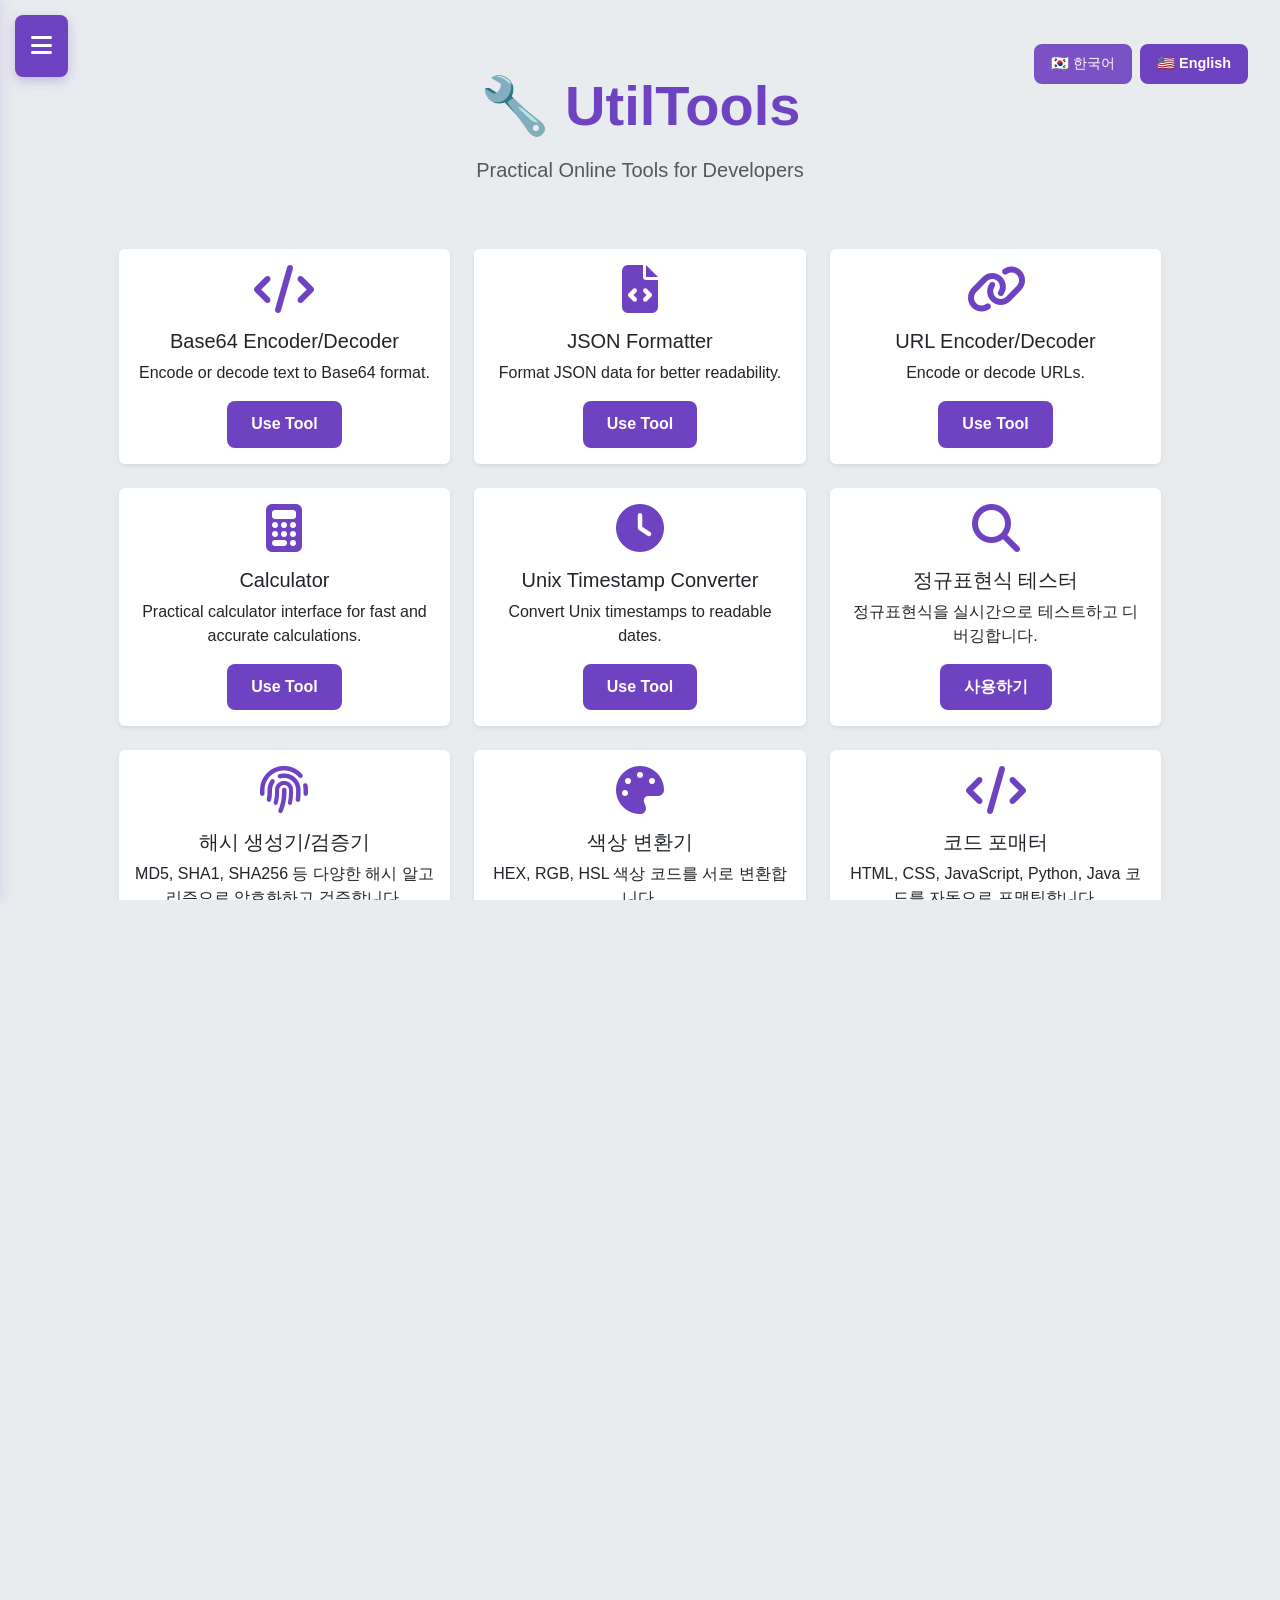
<file: index.html>
<!DOCTYPE html>
<html lang="ko">
<head>
  <meta charset="UTF-8" />
  <meta name="viewport" content="width=device-width, initial-scale=1" />
  <title>UtilTools - 감성 실용 도구 모음</title>
  <meta name="description" content="무료 온라인 개발자 도구 모음. Base64 인코더/디코더, JSON 포매터, URL 인코더/디코더, 정규표현식 테스터, 해시 생성기, 색상 변환기, 계산기, 타임스탬프 변환기 등을 제공합니다. 프로그래머, 개발자를 위한 실용적인 웹 도구입니다." />
  <meta name="keywords" content="개발자도구, 온라인도구, Base64, JSON포매터, URL인코더, 정규표현식, 해시생성기, 색상변환기, 계산기, 타임스탬프, 프로그래머도구, 코딩도구, 무료도구" />
  <meta name="author" content="UtilTools" />
  <meta name="robots" content="index, follow" />
  <meta name="googlebot" content="index, follow" />
  
  <!-- Open Graph / Facebook -->
  <meta property="og:type" content="website" />
  <meta property="og:url" content="https://dev-helper-360.github.io/" />
  <meta property="og:title" content="UtilTools - 무료 온라인 개발자 도구 모음" />
  <meta property="og:description" content="Base64, JSON, URL 인코더, 정규표현식 테스터 등 개발자를 위한 실용적인 온라인 도구들을 무료로 제공합니다." />
  <meta property="og:image" content="https://dev-helper-360.github.io/og-image.png" />
  
  <!-- Twitter -->
  <meta property="twitter:card" content="summary_large_image" />
  <meta property="twitter:url" content="https://dev-helper-360.github.io/" />
  <meta property="twitter:title" content="UtilTools - 무료 온라인 개발자 도구 모음" />
  <meta property="twitter:description" content="Base64, JSON, URL 인코더, 정규표현식 테스터 등 개발자를 위한 실용적인 온라인 도구들을 무료로 제공합니다." />
  <meta property="twitter:image" content="https://dev-helper-360.github.io/og-image.png" />
  
  <!-- Canonical URL -->
  <link rel="canonical" href="https://dev-helper-360.github.io/" />
  
  <!-- Favicon -->
  <link rel="icon" type="image/x-icon" href="/favicon.ico" />
  <link rel="apple-touch-icon" sizes="180x180" href="/apple-touch-icon.png" />
  <link rel="icon" type="image/png" sizes="32x32" href="/favicon-32x32.png" />
  <link rel="icon" type="image/png" sizes="16x16" href="/favicon-16x16.png" />
  
  <!-- Structured Data -->
  <script type="application/ld+json">
  {
    "@context": "https://schema.org",
    "@type": "WebApplication",
    "name": "UtilTools",
    "description": "무료 온라인 개발자 도구 모음. Base64 인코더/디코더, JSON 포매터, URL 인코더/디코더, 정규표현식 테스터, 해시 생성기, 색상 변환기, 계산기, 타임스탬프 변환기 등을 제공합니다.",
    "url": "https://dev-helper-360.github.io/",
    "applicationCategory": "DeveloperApplication",
    "operatingSystem": "Web Browser",
    "offers": {
      "@type": "Offer",
      "price": "0",
      "priceCurrency": "USD"
    },
    "author": {
      "@type": "Organization",
      "name": "UtilTools"
    },
    "featureList": [
      "Base64 인코더/디코더",
      "JSON 포매터",
      "URL 인코더/디코더",
      "정규표현식 테스터",
      "해시 생성기",
      "색상 변환기",
      "계산기",
      "타임스탬프 변환기"
    ]
  }
  </script>
  
  <link href="https://cdn.jsdelivr.net/npm/bootstrap@5.3.3/dist/css/bootstrap.min.css" rel="stylesheet" />
  <link href="https://cdnjs.cloudflare.com/ajax/libs/font-awesome/6.4.0/css/all.min.css" rel="stylesheet" />
  <link href="css/style.css" rel="stylesheet" />
</head>
<body>
  <div class="container-fluid">
    <div class="row">
      <div class="col-12">
        <header class="text-center py-5 mt-4" style="position: relative;">
          <h1 class="display-4 fw-bold text-purple mb-3">🔧 UtilTools</h1>
          <p class="lead text-muted">개발자를 위한 실용적인 온라인 도구 모음</p>
        </header>
      </div>
    </div>
    
    <div class="row justify-content-center">
      <div class="col-lg-10">
        <div class="row g-4">
          <div class="col-md-6 col-lg-4">
            <div class="card h-100 shadow-sm">
              <div class="card-body text-center">
                <i class="fas fa-code fa-3x text-purple mb-3"></i>
                <h5 class="card-title">Base64 인코더/디코더</h5>
                <p class="card-text">텍스트를 Base64로 인코딩하거나 디코딩합니다.</p>
                <a href="tools/base64.html" class="btn btn-purple">사용하기</a>
              </div>
            </div>
          </div>
          
          <div class="col-md-6 col-lg-4">
            <div class="card h-100 shadow-sm">
              <div class="card-body text-center">
                <i class="fas fa-file-code fa-3x text-purple mb-3"></i>
                <h5 class="card-title">JSON 포매터</h5>
                <p class="card-text">JSON 데이터를 읽기 쉽게 포맷팅합니다.</p>
                <a href="tools/json.html" class="btn btn-purple">사용하기</a>
              </div>
            </div>
          </div>
          
          <div class="col-md-6 col-lg-4">
            <div class="card h-100 shadow-sm">
              <div class="card-body text-center">
                <i class="fas fa-link fa-3x text-purple mb-3"></i>
                <h5 class="card-title">URL 인코더/디코더</h5>
                <p class="card-text">URL을 인코딩하거나 디코딩합니다.</p>
                <a href="tools/url.html" class="btn btn-purple">사용하기</a>
              </div>
            </div>
          </div>
          
          <div class="col-md-6 col-lg-4">
            <div class="card h-100 shadow-sm">
              <div class="card-body text-center">
                <i class="fas fa-calculator fa-3x text-purple mb-3"></i>
                <h5 class="card-title">계산기</h5>
                <p class="card-text">실용적인 계산기 인터페이스로 빠르고 정확한 계산을 제공합니다.</p>
                <a href="tools/calculator.html" class="btn btn-purple">사용하기</a>
              </div>
            </div>
          </div>
          
          <div class="col-md-6 col-lg-4">
            <div class="card h-100 shadow-sm">
              <div class="card-body text-center">
                <i class="fas fa-clock fa-3x text-purple mb-3"></i>
                <h5 class="card-title">Unix 타임스탬프 변환</h5>
                <p class="card-text">Unix 타임스탬프를 읽기 쉬운 날짜로 변환합니다.</p>
                <a href="tools/timestamp.html" class="btn btn-purple">사용하기</a>
              </div>
            </div>
          </div>
          
          <div class="col-md-6 col-lg-4">
            <div class="card h-100 shadow-sm">
              <div class="card-body text-center">
                <i class="fas fa-search fa-3x text-purple mb-3"></i>
                <h5 class="card-title">정규표현식 테스터</h5>
                <p class="card-text">정규표현식을 실시간으로 테스트하고 디버깅합니다.</p>
                <a href="tools/regex-tester.html" class="btn btn-purple">사용하기</a>
              </div>
            </div>
          </div>
          
          <div class="col-md-6 col-lg-4">
            <div class="card h-100 shadow-sm">
              <div class="card-body text-center">
                <i class="fas fa-fingerprint fa-3x text-purple mb-3"></i>
                <h5 class="card-title">해시 생성기/검증기</h5>
                <p class="card-text">MD5, SHA1, SHA256 등 다양한 해시 알고리즘으로 암호화하고 검증합니다.</p>
                <a href="tools/hash-generator.html" class="btn btn-purple">사용하기</a>
              </div>
            </div>
          </div>
          
          <div class="col-md-6 col-lg-4">
            <div class="card h-100 shadow-sm">
              <div class="card-body text-center">
                <i class="fas fa-palette fa-3x text-purple mb-3"></i>
                <h5 class="card-title">색상 변환기</h5>
                <p class="card-text">HEX, RGB, HSL 색상 코드를 서로 변환합니다.</p>
                <a href="tools/color-converter.html" class="btn btn-purple">사용하기</a>
              </div>
            </div>
          </div>

          <!-- 🔧 코딩 & 개발 도구 -->
          <div class="col-md-6 col-lg-4">
            <div class="card h-100 shadow-sm">
              <div class="card-body text-center">
                <i class="fas fa-code fa-3x text-purple mb-3"></i>
                <h5 class="card-title">코드 포매터</h5>
                <p class="card-text">HTML, CSS, JavaScript, Python, Java 코드를 자동으로 포맷팅합니다.</p>
                <a href="tools/code-formatter.html" class="btn btn-purple">사용하기</a>
              </div>
            </div>
          </div>

          <div class="col-md-6 col-lg-4">
            <div class="card h-100 shadow-sm">
              <div class="card-body text-center">
                <i class="fas fa-globe fa-3x text-purple mb-3"></i>
                <h5 class="card-title">API 테스터</h5>
                <p class="card-text">REST API를 호출하고 응답을 실시간으로 확인합니다.</p>
                <a href="tools/api-tester.html" class="btn btn-purple">사용하기</a>
              </div>
            </div>
          </div>

          <div class="col-md-6 col-lg-4">
            <div class="card h-100 shadow-sm">
              <div class="card-body text-center">
                <i class="fas fa-key fa-3x text-purple mb-3"></i>
                <h5 class="card-title">JWT 토큰 디코더</h5>
                <p class="card-text">JWT 토큰을 디코딩하여 페이로드와 헤더를 확인합니다.</p>
                <a href="tools/jwt-decoder.html" class="btn btn-purple">사용하기</a>
              </div>
            </div>
          </div>
        </div>
      </div>
    </div>
    
    <!-- SEO 친화적인 추가 콘텐츠 -->
    <div class="row mt-5">
      <div class="col-12">
        <div class="card">
          <div class="card-body">
            <h2 class="h4 mb-4">개발자를 위한 무료 온라인 도구 모음</h2>
            <div class="row">
              <div class="col-md-6">
                <h3 class="h5 mb-3">텍스트 변환 도구</h3>
                <ul class="list-unstyled">
                  <li><i class="fas fa-code text-purple me-2"></i><strong>Base64 인코더/디코더</strong> - 텍스트를 Base64로 인코딩하거나 디코딩</li>
                  <li><i class="fas fa-link text-purple me-2"></i><strong>URL 인코더/디코더</strong> - URL을 인코딩하거나 디코딩</li>
                  <li><i class="fas fa-file-code text-purple me-2"></i><strong>JSON 포매터</strong> - JSON 데이터를 읽기 쉽게 포맷팅</li>
                </ul>
              </div>
              <div class="col-md-6">
                <h3 class="h5 mb-3">개발 도구</h3>
                <ul class="list-unstyled">
                  <li><i class="fas fa-search text-purple me-2"></i><strong>정규표현식 테스터</strong> - 정규표현식을 실시간으로 테스트</li>
                  <li><i class="fas fa-fingerprint text-purple me-2"></i><strong>해시 생성기</strong> - MD5, SHA1, SHA256 등 해시 생성</li>
                  <li><i class="fas fa-clock text-purple me-2"></i><strong>타임스탬프 변환기</strong> - Unix 타임스탬프 변환</li>
                </ul>
              </div>
            </div>
            <div class="row mt-4">
              <div class="col-md-6">
                <h3 class="h5 mb-3">유틸리티 도구</h3>
                <ul class="list-unstyled">
                  <li><i class="fas fa-calculator text-purple me-2"></i><strong>간단 계산기</strong> - 수식을 입력하여 빠르게 계산</li>
                  <li><i class="fas fa-palette text-purple me-2"></i><strong>색상 변환기</strong> - HEX, RGB, HSL 색상 코드 변환</li>
                </ul>
              </div>
              <div class="col-md-6">
                <h3 class="h5 mb-3">주요 특징</h3>
                <ul class="list-unstyled">
                  <li><i class="fas fa-check text-success me-2"></i>100% 무료 사용</li>
                  <li><i class="fas fa-check text-success me-2"></i>실시간 변환</li>
                  <li><i class="fas fa-check text-success me-2"></i>모바일 친화적</li>
                  <li><i class="fas fa-check text-success me-2"></i>개인정보 보호</li>
                </ul>
              </div>
            </div>
          </div>
        </div>
      </div>
    </div>

    <!-- English Content for International Users -->
    <div class="row mt-5">
      <div class="col-12">
        <div class="card">
          <div class="card-body">
            <h2 class="h4 mb-4">Free Online Developer Tools Collection</h2>
            <div class="row">
              <div class="col-md-6">
                <h3 class="h5 mb-3">Text Conversion Tools</h3>
                <ul class="list-unstyled">
                  <li><i class="fas fa-code text-purple me-2"></i><strong>Base64 Encoder/Decoder</strong> - Encode or decode text to Base64 format</li>
                  <li><i class="fas fa-link text-purple me-2"></i><strong>URL Encoder/Decoder</strong> - Encode or decode URLs</li>
                  <li><i class="fas fa-file-code text-purple me-2"></i><strong>JSON Formatter</strong> - Format JSON data for better readability</li>
                </ul>
              </div>
              <div class="col-md-6">
                <h3 class="h5 mb-3">Development Tools</h3>
                <ul class="list-unstyled">
                  <li><i class="fas fa-search text-purple me-2"></i><strong>Regex Tester</strong> - Test regular expressions in real-time</li>
                  <li><i class="fas fa-fingerprint text-purple me-2"></i><strong>Hash Generator</strong> - Generate MD5, SHA1, SHA256 hashes</li>
                  <li><i class="fas fa-clock text-purple me-2"></i><strong>Timestamp Converter</strong> - Convert Unix timestamps</li>
                </ul>
              </div>
            </div>
            <div class="row mt-4">
              <div class="col-md-6">
                <h3 class="h5 mb-3">Utility Tools</h3>
                <ul class="list-unstyled">
                  <li><i class="fas fa-calculator text-purple me-2"></i><strong>Simple Calculator</strong> - Quick mathematical calculations</li>
                  <li><i class="fas fa-palette text-purple me-2"></i><strong>Color Converter</strong> - Convert between HEX, RGB, HSL color codes</li>
                </ul>
              </div>
              <div class="col-md-6">
                <h3 class="h5 mb-3">Key Features</h3>
                <ul class="list-unstyled">
                  <li><i class="fas fa-check text-success me-2"></i>100% Free to use</li>
                  <li><i class="fas fa-check text-success me-2"></i>Real-time conversion</li>
                  <li><i class="fas fa-check text-success me-2"></i>Mobile-friendly</li>
                  <li><i class="fas fa-check text-success me-2"></i>Privacy protected</li>
                </ul>
              </div>
            </div>
          </div>
        </div>
      </div>
    </div>

    <!-- Popular Use Cases -->
    <div class="row mt-5">
      <div class="col-12">
        <div class="card">
          <div class="card-body">
            <h2 class="h4 mb-4">Popular Use Cases & Examples</h2>
            <div class="row">
              <div class="col-md-6">
                <h3 class="h5 mb-3">Common Development Tasks</h3>
                <ul class="list-unstyled">
                  <li><i class="fas fa-code text-info me-2"></i><strong>API Development</strong> - Test Base64 encoding for API authentication</li>
                  <li><i class="fas fa-database text-info me-2"></i><strong>Data Processing</strong> - Format JSON responses from APIs</li>
                  <li><i class="fas fa-search text-info me-2"></i><strong>Text Analysis</strong> - Use regex patterns for data validation</li>
                  <li><i class="fas fa-shield-alt text-info me-2"></i><strong>Security Testing</strong> - Generate hashes for password verification</li>
                </ul>
              </div>
              <div class="col-md-6">
                <h3 class="h5 mb-3">Web Development</h3>
                <ul class="list-unstyled">
                  <li><i class="fas fa-palette text-info me-2"></i><strong>CSS & Design</strong> - Convert color formats for web projects</li>
                  <li><i class="fas fa-link text-info me-2"></i><strong>URL Handling</strong> - Encode special characters in URLs</li>
                  <li><i class="fas fa-clock text-info me-2"></i><strong>Date Handling</strong> - Convert timestamps for JavaScript applications</li>
                  <li><i class="fas fa-calculator text-info me-2"></i><strong>Quick Math</strong> - Calculate values for CSS properties</li>
                </ul>
              </div>
            </div>
          </div>
        </div>
      </div>
    </div>

    <footer class="text-center py-4 mt-5">
      <p class="text-muted">©  UtilTools. 내가 쓰려고 만든 여러가지 툴</p>
      <div class="mt-3">
        <small class="text-muted">
          <a href="/privacy" class="text-decoration-none me-3">개인정보처리방침</a>
          <a href="/terms" class="text-decoration-none me-3">이용약관</a>
          <a href="/contact" class="text-decoration-none">문의하기</a>
        </small>
      </div>
    </footer>
  </div>
  
  <script src="js/languages.js"></script>
  <script src="js/sidebar.js"></script>
  <script src="js/common.js"></script>
  <script>
    // 언어 시스템 초기화
    document.addEventListener('DOMContentLoaded', function() {
      languageManager = new LanguageManager();
    });
  </script>
</body>
</html>
</file>
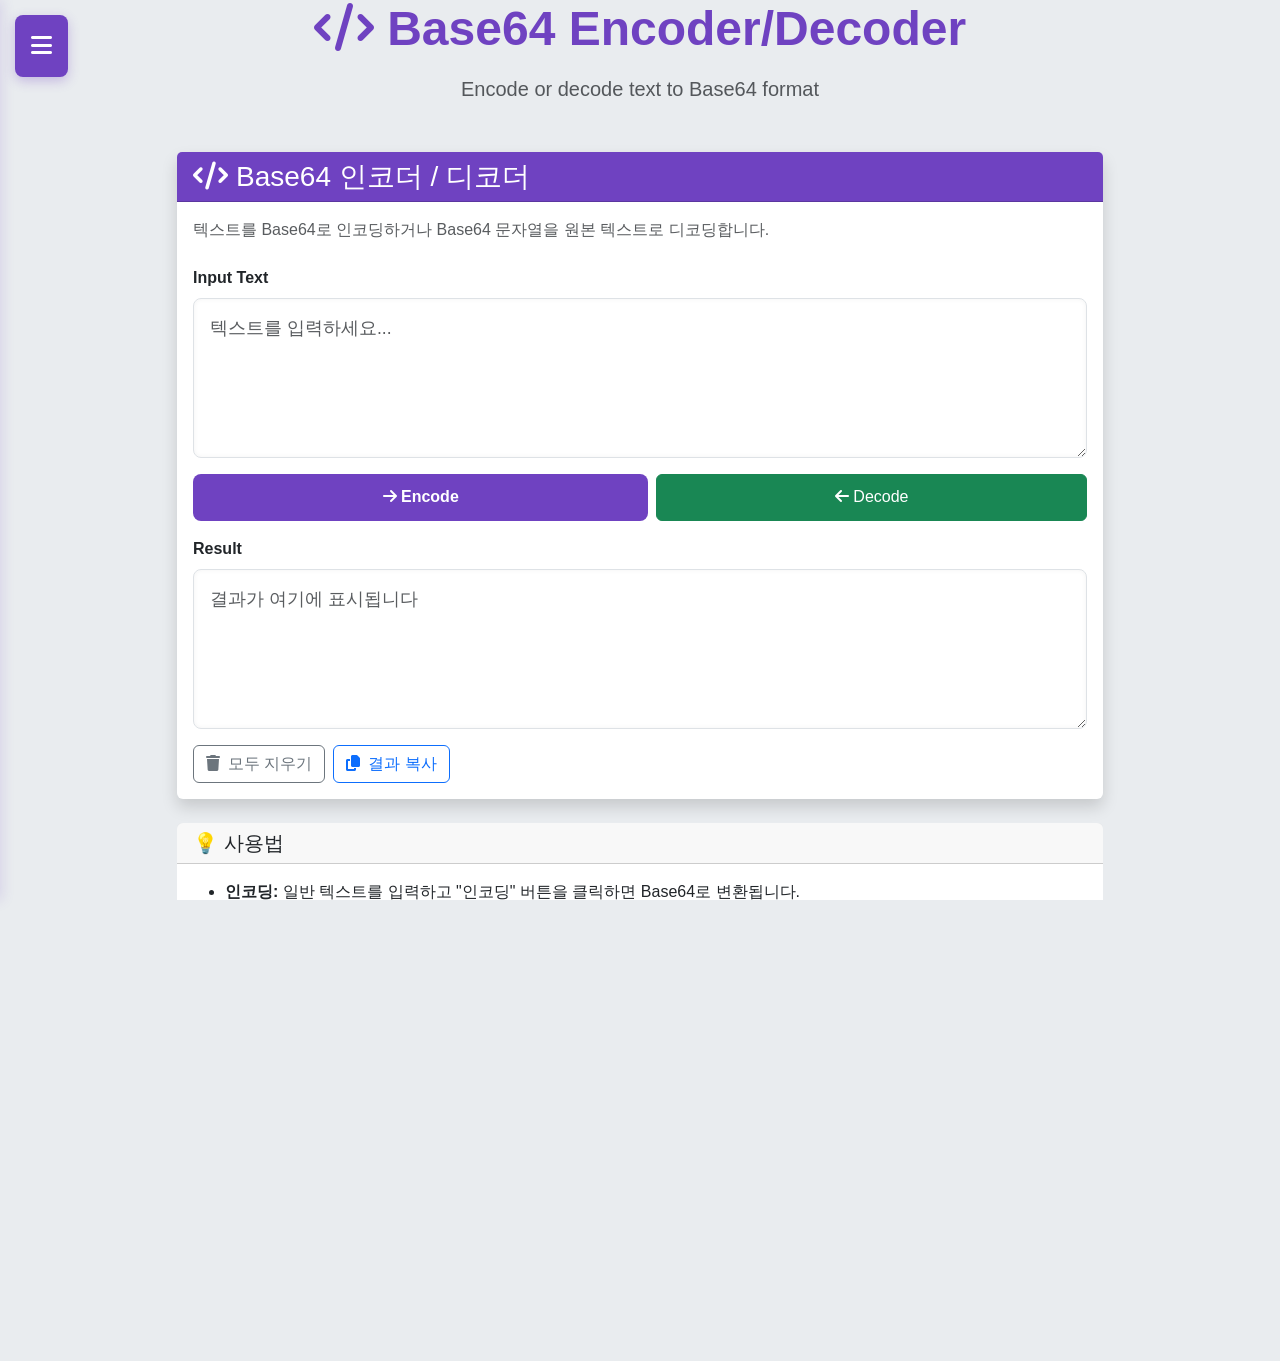
<file: tools/base64.html>
<!DOCTYPE html>
<html lang="ko">
<head>
  <meta charset="UTF-8" />
  <meta name="viewport" content="width=device-width, initial-scale=1" />
  <title>무료 Base64 인코더/디코더 - 온라인 텍스트 변환 도구 | UtilTools</title>
  <meta name="description" content="무료 온라인 Base64 인코더/디코더. 텍스트를 Base64로 인코딩하거나 Base64를 텍스트로 디코딩합니다. 한글, 특수문자, 이모지 모두 지원. 개발자를 위한 실용적인 도구입니다." />
  <meta name="keywords" content="Base64, Base64인코더, Base64디코더, 온라인Base64, 텍스트변환, 인코딩, 디코딩, 무료도구, 개발자도구" />
  <meta name="author" content="UtilTools" />
  <meta name="robots" content="index, follow" />
  
  <!-- Open Graph / Facebook -->
  <meta property="og:type" content="website" />
  <meta property="og:url" content="https://dev-helper-360.github.io/tools/base64.html" />
  <meta property="og:title" content="무료 Base64 인코더/디코더 - 온라인 텍스트 변환 도구" />
  <meta property="og:description" content="텍스트를 Base64로 인코딩하거나 Base64를 텍스트로 디코딩합니다. 한글, 특수문자, 이모지 모두 지원." />
  <meta property="og:image" content="https://dev-helper-360.github.io/og-image.png" />
  
  <!-- Twitter -->
  <meta property="twitter:card" content="summary_large_image" />
  <meta property="twitter:url" content="https://dev-helper-360.github.io/tools/base64.html" />
  <meta property="twitter:title" content="무료 Base64 인코더/디코더 - 온라인 텍스트 변환 도구" />
  <meta property="twitter:description" content="텍스트를 Base64로 인코딩하거나 Base64를 텍스트로 디코딩합니다. 한글, 특수문자, 이모지 모두 지원." />
  <meta property="twitter:image" content="https://dev-helper-360.github.io/og-image.png" />
  
  <!-- Canonical URL -->
  <link rel="canonical" href="https://dev-helper-360.github.io/tools/base64.html" />
  <link href="https://cdn.jsdelivr.net/npm/bootstrap@5.3.3/dist/css/bootstrap.min.css" rel="stylesheet" />
  <link href="https://cdnjs.cloudflare.com/ajax/libs/font-awesome/6.4.0/css/all.min.css" rel="stylesheet" />
  <link href="../css/style.css" rel="stylesheet" />
</head>
<body>
  <div class="container">
    <div class="row justify-content-center">
      <div class="col-lg-10">
        <div class="text-center mb-5" style="position: relative;">
          <h1 class="display-5 fw-bold text-purple mb-3">
            <i class="fas fa-code"></i> Base64 인코더/디코더
          </h1>
          <p class="lead text-muted">텍스트를 Base64로 인코딩하거나 디코딩합니다</p>
        </div>

        <div class="card shadow">
          <div class="card-header bg-purple text-white">
            <h1 class="h3 mb-0">
              <i class="fas fa-code me-2"></i>Base64 인코더 / 디코더
            </h1>
          </div>
          <div class="card-body">
            <p class="text-muted mb-4">
              텍스트를 Base64로 인코딩하거나 Base64 문자열을 원본 텍스트로 디코딩합니다.
            </p>
            
            <div class="mb-3">
              <label for="inputBase64" class="form-label fw-bold">입력 텍스트</label>
              <textarea id="inputBase64" class="form-control" placeholder="텍스트를 입력하세요..." rows="6"></textarea>
            </div>
            
            <div class="d-flex gap-2 mb-3">
              <button class="btn btn-purple flex-fill" onclick="encodeBase64()">
                <i class="fas fa-arrow-down me-2"></i>인코딩
              </button>
              <button class="btn btn-success flex-fill" onclick="decodeBase64()">
                <i class="fas fa-arrow-up me-2"></i>디코딩
              </button>
            </div>
            
            <div class="mb-3">
              <label for="resultBase64" class="form-label fw-bold">결과</label>
              <textarea id="resultBase64" class="form-control" readonly placeholder="결과가 여기에 표시됩니다" rows="6"></textarea>
            </div>
            
            <div class="d-flex gap-2">
              <button class="btn btn-outline-secondary" onclick="clearAll()">
                <i class="fas fa-trash me-2"></i>모두 지우기
              </button>
              <button class="btn btn-outline-primary" onclick="copyResult()">
                <i class="fas fa-copy me-2"></i>결과 복사
              </button>
            </div>
          </div>
        </div>
        
        <div class="card mt-4">
          <div class="card-header">
            <h5 class="mb-0">💡 사용법</h5>
          </div>
          <div class="card-body">
            <ul class="mb-0">
              <li><strong>인코딩:</strong> 일반 텍스트를 입력하고 "인코딩" 버튼을 클릭하면 Base64로 변환됩니다.</li>
              <li><strong>디코딩:</strong> Base64 문자열을 입력하고 "디코딩" 버튼을 클릭하면 원본 텍스트로 변환됩니다.</li>
              <li>한글, 특수문자, 이모지 등 모든 문자를 지원합니다.</li>
            </ul>
          </div>
        </div>

        <!-- English Instructions -->
        <div class="card mt-4">
          <div class="card-header">
            <h5 class="mb-0">💡 How to Use</h5>
          </div>
          <div class="card-body">
            <ul class="mb-0">
              <li><strong>Encoding:</strong> Enter plain text and click "Encode" to convert to Base64 format.</li>
              <li><strong>Decoding:</strong> Enter Base64 string and click "Decode" to convert back to original text.</li>
              <li>Supports all characters including Korean, special characters, and emojis.</li>
            </ul>
          </div>
        </div>

        <!-- Common Use Cases -->
        <div class="card mt-4">
          <div class="card-header">
            <h5 class="mb-0">🔧 Common Use Cases</h5>
          </div>
          <div class="card-body">
            <div class="row">
              <div class="col-md-6">
                <h6 class="fw-bold">Development</h6>
                <ul class="small">
                  <li>API authentication headers</li>
                  <li>Binary data encoding</li>
                  <li>Email attachments</li>
                  <li>Data transfer protocols</li>
                </ul>
              </div>
              <div class="col-md-6">
                <h6 class="fw-bold">Examples</h6>
                <ul class="small">
                  <li>Basic Auth: <code>username:password</code></li>
                  <li>Image data URLs</li>
                  <li>Configuration files</li>
                  <li>Database storage</li>
                </ul>
              </div>
            </div>
          </div>
        </div>
      </div>
    </div>
  </div>

  <script src="../js/languages.js"></script>
  <script src="../js/sidebar.js"></script>
  <script src="../js/common.js"></script>
  <script src="../js/base64.js"></script>
  <script>
    document.addEventListener('DOMContentLoaded', function() {
      languageManager = new LanguageManager();
    });
  </script>
</body>
</html>
</file>
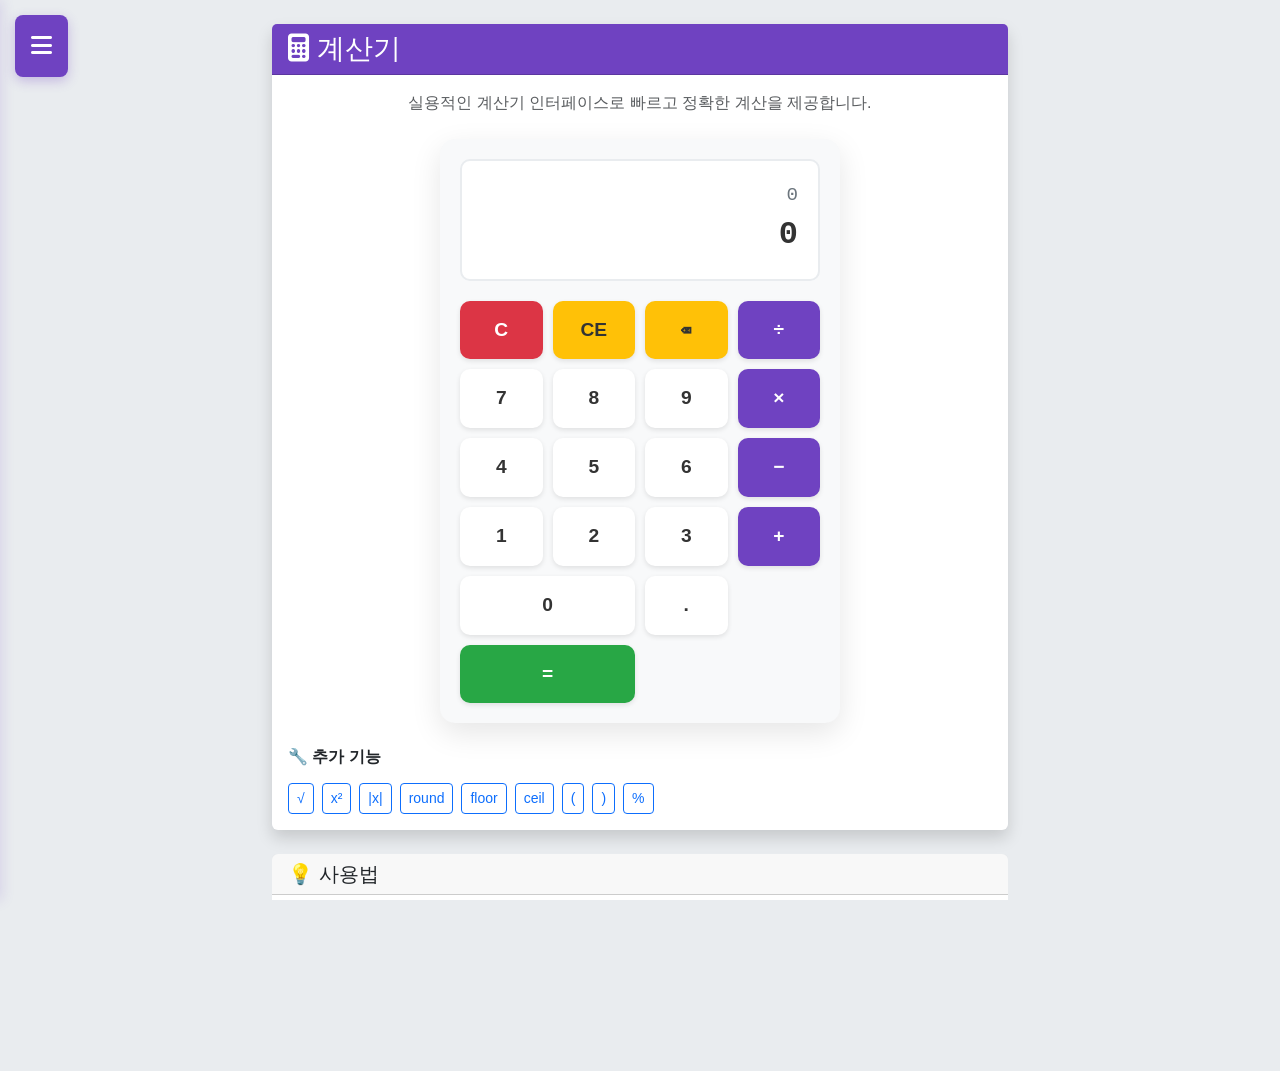
<file: tools/calculator.html>
<!DOCTYPE html>
<html lang="ko">
<head>
  <meta charset="UTF-8" />
  <meta name="viewport" content="width=device-width, initial-scale=1" />
  <title>계산기 - UtilTools</title>
  <meta name="description" content="무료 온라인 계산기. 실용적인 계산기 인터페이스로 빠르고 정확한 계산을 제공합니다." />
  <meta name="keywords" content="계산기, 온라인계산기, 수식계산, 온라인도구" />
  <link href="https://cdn.jsdelivr.net/npm/bootstrap@5.3.3/dist/css/bootstrap.min.css" rel="stylesheet" />
  <link href="https://cdnjs.cloudflare.com/ajax/libs/font-awesome/6.4.0/css/all.min.css" rel="stylesheet" />
  <link href="../css/style.css" rel="stylesheet" />
  <style>
    .calculator {
      max-width: 400px;
      margin: 0 auto;
      background: #f8f9fa;
      border-radius: 15px;
      padding: 20px;
      box-shadow: 0 10px 30px rgba(0,0,0,0.1);
    }
    
    .calculator-display {
      background: #fff;
      border: 2px solid #e9ecef;
      border-radius: 10px;
      padding: 20px;
      margin-bottom: 20px;
      text-align: right;
      font-family: 'Courier New', monospace;
      min-height: 80px;
      display: flex;
      flex-direction: column;
      justify-content: center;
    }
    
    .calculator-expression {
      font-size: 1.2rem;
      color: #6c757d;
      min-height: 30px;
      word-wrap: break-word;
    }
    
    .calculator-result {
      font-size: 2rem;
      font-weight: bold;
      color: #333;
      min-height: 40px;
    }
    
    .calculator-buttons {
      display: grid;
      grid-template-columns: repeat(4, 1fr);
      gap: 10px;
    }
    
    .calc-btn {
      padding: 15px;
      font-size: 1.2rem;
      font-weight: 600;
      border: none;
      border-radius: 10px;
      cursor: pointer;
      transition: all 0.2s ease;
      background: #fff;
      color: #333;
      box-shadow: 0 2px 5px rgba(0,0,0,0.1);
    }
    
    .calc-btn:hover {
      transform: translateY(-2px);
      box-shadow: 0 4px 10px rgba(0,0,0,0.15);
    }
    
    .calc-btn:active {
      transform: translateY(0);
    }
    
    .calc-btn.operator {
      background: #6f42c1;
      color: white;
    }
    
    .calc-btn.operator:hover {
      background: #5a34a1;
    }
    
    .calc-btn.equals {
      background: #28a745;
      color: white;
      grid-column: span 2;
    }
    
    .calc-btn.equals:hover {
      background: #218838;
    }
    
    .calc-btn.clear {
      background: #dc3545;
      color: white;
    }
    
    .calc-btn.clear:hover {
      background: #c82333;
    }
    
    .calc-btn.function {
      background: #ffc107;
      color: #333;
    }
    
    .calc-btn.function:hover {
      background: #e0a800;
    }
    
    .calc-btn.zero {
      grid-column: span 2;
    }
    
    @media (max-width: 480px) {
      .calculator {
        padding: 15px;
      }
      
      .calc-btn {
        padding: 12px;
        font-size: 1rem;
      }
      
      .calculator-result {
        font-size: 1.5rem;
      }
    }
  </style>
</head>
<body>
  <div class="container mt-4">
    <div class="row justify-content-center">
      <div class="col-lg-8">
        <div class="card shadow">
          <div class="card-header bg-purple text-white">
            <h1 class="h3 mb-0">
              <i class="fas fa-calculator me-2"></i>계산기
            </h1>
          </div>
          <div class="card-body">
            <p class="text-muted mb-4 text-center">
              실용적인 계산기 인터페이스로 빠르고 정확한 계산을 제공합니다.
            </p>
            
            <!-- 계산기 UI -->
            <div class="calculator">
              <div class="calculator-display">
                <div class="calculator-expression" id="expression">0</div>
                <div class="calculator-result" id="result">0</div>
              </div>
              
              <div class="calculator-buttons">
                <!-- 첫 번째 행 -->
                <button class="calc-btn clear" onclick="clearAll()">C</button>
                <button class="calc-btn function" onclick="clearEntry()">CE</button>
                <button class="calc-btn function" onclick="backspace()">⌫</button>
                <button class="calc-btn operator" onclick="setOperator('/')">÷</button>
                
                <!-- 두 번째 행 -->
                <button class="calc-btn" onclick="appendNumber('7')">7</button>
                <button class="calc-btn" onclick="appendNumber('8')">8</button>
                <button class="calc-btn" onclick="appendNumber('9')">9</button>
                <button class="calc-btn operator" onclick="setOperator('*')">×</button>
                
                <!-- 세 번째 행 -->
                <button class="calc-btn" onclick="appendNumber('4')">4</button>
                <button class="calc-btn" onclick="appendNumber('5')">5</button>
                <button class="calc-btn" onclick="appendNumber('6')">6</button>
                <button class="calc-btn operator" onclick="setOperator('-')">−</button>
                
                <!-- 네 번째 행 -->
                <button class="calc-btn" onclick="appendNumber('1')">1</button>
                <button class="calc-btn" onclick="appendNumber('2')">2</button>
                <button class="calc-btn" onclick="appendNumber('3')">3</button>
                <button class="calc-btn operator" onclick="setOperator('+')">+</button>
                
                <!-- 다섯 번째 행 -->
                <button class="calc-btn zero" onclick="appendNumber('0')">0</button>
                <button class="calc-btn" onclick="appendDecimal()">.</button>
                <button class="calc-btn equals" onclick="calculate()">=</button>
              </div>
            </div>
            
            <!-- 추가 기능 버튼들 -->
            <div class="row mt-4">
              <div class="col-12">
                <h6 class="fw-bold mb-3">🔧 추가 기능</h6>
                <div class="d-flex flex-wrap gap-2">
                  <button class="btn btn-outline-primary btn-sm" onclick="addFunction('Math.sqrt')">√</button>
                  <button class="btn btn-outline-primary btn-sm" onclick="addFunction('Math.pow')">x²</button>
                  <button class="btn btn-outline-primary btn-sm" onclick="addFunction('Math.abs')">|x|</button>
                  <button class="btn btn-outline-primary btn-sm" onclick="addFunction('Math.round')">round</button>
                  <button class="btn btn-outline-primary btn-sm" onclick="addFunction('Math.floor')">floor</button>
                  <button class="btn btn-outline-primary btn-sm" onclick="addFunction('Math.ceil')">ceil</button>
                  <button class="btn btn-outline-primary btn-sm" onclick="addParentheses('(')">(</button>
                  <button class="btn btn-outline-primary btn-sm" onclick="addParentheses(')')">)</button>
                  <button class="btn btn-outline-primary btn-sm" onclick="addOperator('%')">%</button>
                </div>
              </div>
            </div>
          </div>
        </div>
        
        <div class="card mt-4">
          <div class="card-header">
            <h5 class="mb-0">💡 사용법</h5>
          </div>
          <div class="card-body">
            <ul class="mb-0">
              <li><strong>기본 계산:</strong> 숫자 버튼과 연산자 버튼을 클릭하여 계산합니다.</li>
              <li><strong>C 버튼:</strong> 모든 입력을 지웁니다.</li>
              <li><strong>CE 버튼:</strong> 현재 입력만 지웁니다.</li>
              <li><strong>⌫ 버튼:</strong> 마지막 입력을 삭제합니다.</li>
              <li><strong>추가 기능:</strong> 수학 함수와 괄호를 사용할 수 있습니다.</li>
              <li><strong>키보드 지원:</strong> 숫자 키와 연산자 키를 사용할 수 있습니다.</li>
            </ul>
          </div>
        </div>
      </div>
    </div>
  </div>

  <script src="../js/languages.js"></script>
  <script src="../js/sidebar.js"></script>
  <script src="../js/common.js"></script>
  <script src="../js/calculator.js"></script>
  <script>
    document.addEventListener('DOMContentLoaded', function() {
      languageManager = new LanguageManager();
    });
  </script>
</body>
</html>
</file>
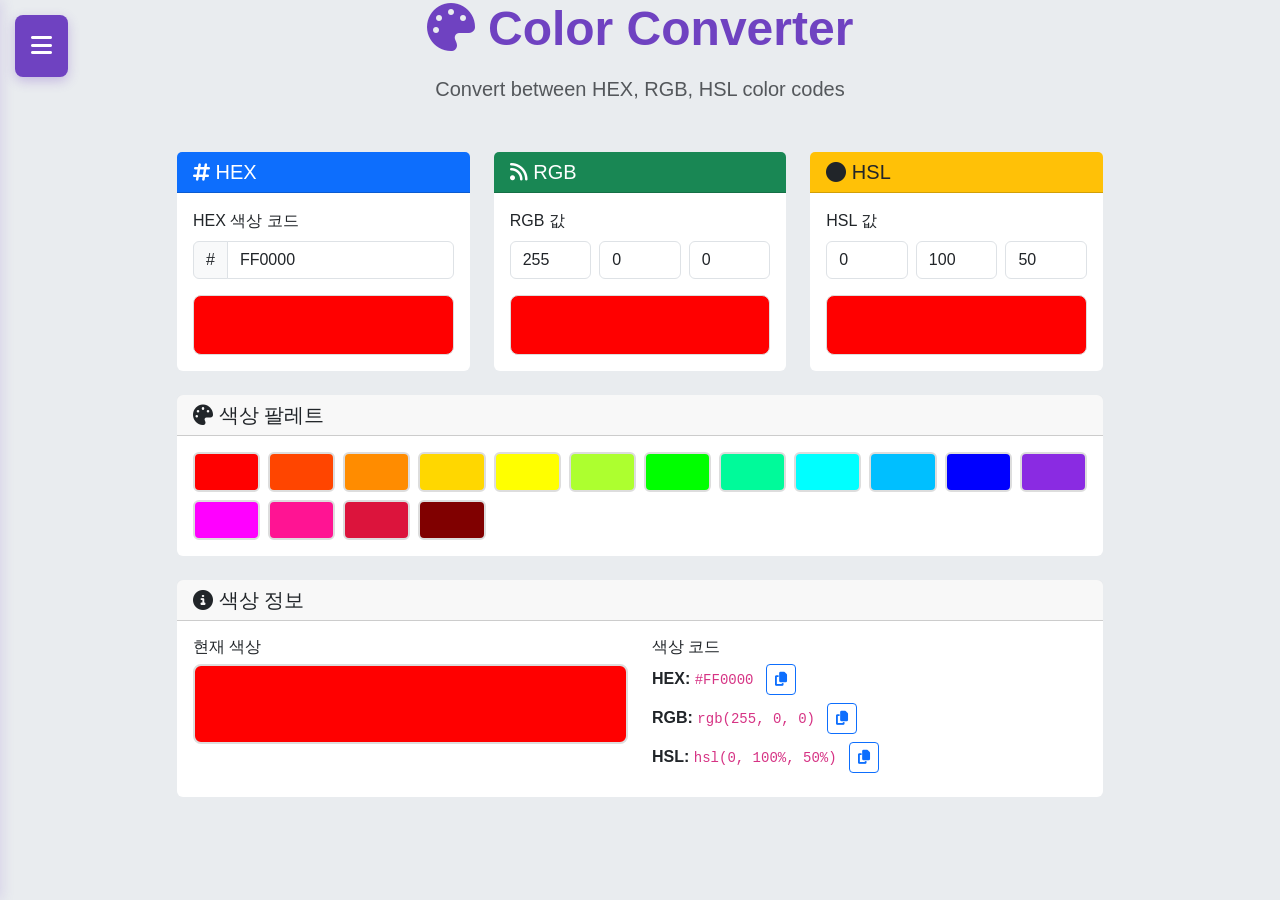
<file: tools/color-converter.html>
<!DOCTYPE html>
<html lang="ko">
<head>
  <meta charset="UTF-8" />
  <meta name="viewport" content="width=device-width, initial-scale=1" />
  <title>색상 변환기 - UtilTools</title>
  <meta name="description" content="HEX, RGB, HSL 색상 코드를 서로 변환하는 도구입니다." />
  <link href="https://cdn.jsdelivr.net/npm/bootstrap@5.3.3/dist/css/bootstrap.min.css" rel="stylesheet" />
  <link href="https://cdnjs.cloudflare.com/ajax/libs/font-awesome/6.4.0/css/all.min.css" rel="stylesheet" />
  <link href="../css/style.css" rel="stylesheet" />
</head>
<body>
  <div class="container">
    <div class="row justify-content-center">
      <div class="col-lg-10">
        <div class="text-center mb-5">
          <h1 class="display-5 fw-bold text-purple mb-3">
            <i class="fas fa-palette"></i> 색상 변환기
          </h1>
          <p class="lead text-muted">HEX, RGB, HSL 색상 코드를 서로 변환합니다</p>
        </div>

        <div class="row g-4">
          <!-- HEX 입력 -->
          <div class="col-md-4">
            <div class="card h-100">
              <div class="card-header bg-primary text-white">
                <h5 class="mb-0"><i class="fas fa-hashtag"></i> HEX</h5>
              </div>
              <div class="card-body">
                <div class="mb-3">
                  <label for="hexInput" class="form-label">HEX 색상 코드</label>
                  <div class="input-group">
                    <span class="input-group-text">#</span>
                    <input type="text" class="form-control" id="hexInput" placeholder="FF0000" maxlength="6">
                  </div>
                </div>
                <div class="color-preview" id="hexPreview"></div>
              </div>
            </div>
          </div>

          <!-- RGB 입력 -->
          <div class="col-md-4">
            <div class="card h-100">
              <div class="card-header bg-success text-white">
                <h5 class="mb-0"><i class="fas fa-rss"></i> RGB</h5>
              </div>
              <div class="card-body">
                <div class="mb-3">
                  <label class="form-label">RGB 값</label>
                  <div class="row g-2">
                    <div class="col-4">
                      <input type="number" class="form-control" id="rgbR" placeholder="R" min="0" max="255">
                    </div>
                    <div class="col-4">
                      <input type="number" class="form-control" id="rgbG" placeholder="G" min="0" max="255">
                    </div>
                    <div class="col-4">
                      <input type="number" class="form-control" id="rgbB" placeholder="B" min="0" max="255">
                    </div>
                  </div>
                </div>
                <div class="color-preview" id="rgbPreview"></div>
              </div>
            </div>
          </div>

          <!-- HSL 입력 -->
          <div class="col-md-4">
            <div class="card h-100">
              <div class="card-header bg-warning text-dark">
                <h5 class="mb-0"><i class="fas fa-circle"></i> HSL</h5>
              </div>
              <div class="card-body">
                <div class="mb-3">
                  <label class="form-label">HSL 값</label>
                  <div class="row g-2">
                    <div class="col-4">
                      <input type="number" class="form-control" id="hslH" placeholder="H" min="0" max="360">
                    </div>
                    <div class="col-4">
                      <input type="number" class="form-control" id="hslS" placeholder="S%" min="0" max="100">
                    </div>
                    <div class="col-4">
                      <input type="number" class="form-control" id="hslL" placeholder="L%" min="0" max="100">
                    </div>
                  </div>
                </div>
                <div class="color-preview" id="hslPreview"></div>
              </div>
            </div>
          </div>
        </div>

        <!-- 색상 팔레트 -->
        <div class="row mt-4">
          <div class="col-12">
            <div class="card">
              <div class="card-header">
                <h5 class="mb-0"><i class="fas fa-palette"></i> 색상 팔레트</h5>
              </div>
              <div class="card-body">
                <div class="row g-2" id="colorPalette">
                  <!-- 팔레트가 여기에 생성됩니다 -->
                </div>
              </div>
            </div>
          </div>
        </div>

        <!-- 색상 정보 -->
        <div class="row mt-4">
          <div class="col-12">
            <div class="card">
              <div class="card-header">
                <h5 class="mb-0"><i class="fas fa-info-circle"></i> 색상 정보</h5>
              </div>
              <div class="card-body">
                <div class="row">
                  <div class="col-md-6">
                    <h6>현재 색상</h6>
                    <div class="current-color-display" id="currentColorDisplay"></div>
                  </div>
                  <div class="col-md-6">
                    <h6>색상 코드</h6>
                    <div class="color-codes" id="colorCodes"></div>
                  </div>
                </div>
              </div>
            </div>
          </div>
        </div>
      </div>
    </div>
  </div>

  <script src="../js/languages.js"></script>
  <script src="../js/sidebar.js"></script>
  <script src="../js/common.js"></script>
  <script src="../js/color-converter.js"></script>
  <script>
    document.addEventListener('DOMContentLoaded', function() {
      languageManager = new LanguageManager();
    });
  </script>
</body>
</html>
</file>
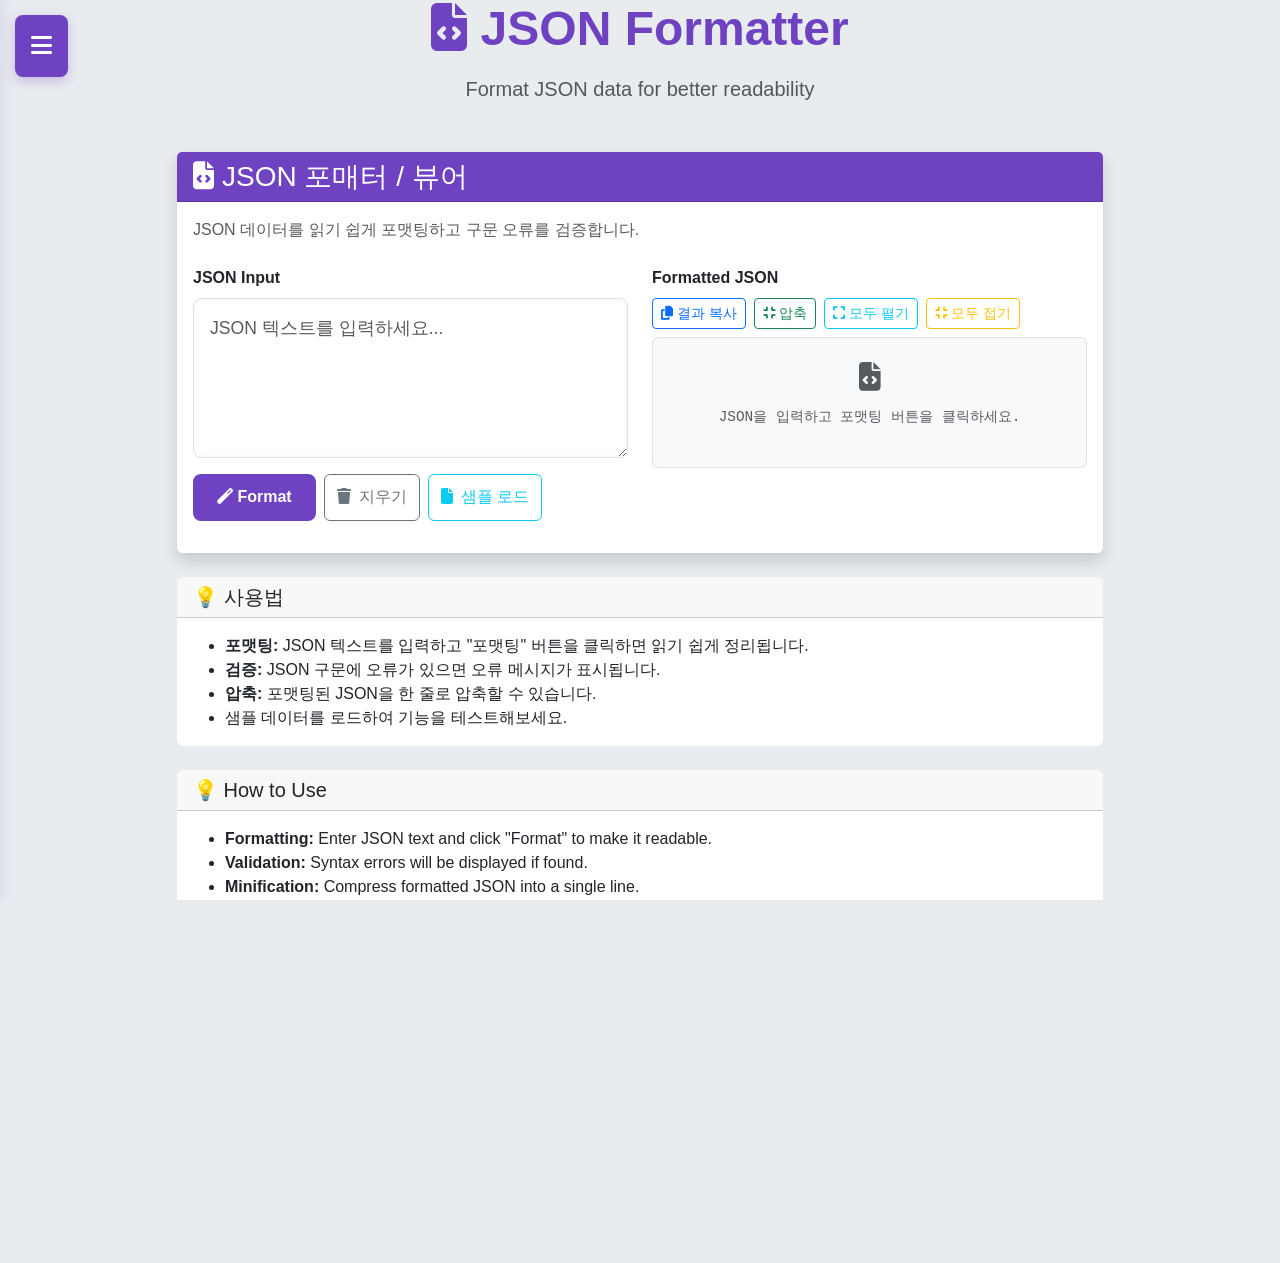
<file: tools/json.html>
<!DOCTYPE html>
<html lang="ko">
<head>
  <meta charset="UTF-8" />
  <meta name="viewport" content="width=device-width, initial-scale=1" />
  <title>JSON 포매터 - UtilTools</title>
  <meta name="description" content="무료 온라인 JSON 포매터. JSON 데이터를 읽기 쉽게 포맷팅하고 검증합니다." />
  <meta name="keywords" content="JSON, 포매터, 포맷터, JSON검증, 온라인도구" />
  <link href="https://cdn.jsdelivr.net/npm/bootstrap@5.3.3/dist/css/bootstrap.min.css" rel="stylesheet" />
  <link href="https://cdnjs.cloudflare.com/ajax/libs/font-awesome/6.4.0/css/all.min.css" rel="stylesheet" />
  <link href="../css/style.css" rel="stylesheet" />
  <style>
    .json-viewer-container {
      border: 1px solid #dee2e6;
      border-radius: 0.375rem;
      background: #f8f9fa;
      max-height: 400px;
      overflow-y: auto;
      font-family: 'Courier New', monospace;
      font-size: 0.9rem;
      line-height: 1.4;
    }
    
    .json-node {
      padding: 2px 0;
      cursor: pointer;
      user-select: none;
    }
    
    .json-node:hover {
      background-color: rgba(111, 66, 193, 0.1);
    }
    
    .json-key {
      color: #6f42c1;
      font-weight: 600;
    }
    
    .json-string {
      color: #28a745;
    }
    
    .json-number {
      color: #007bff;
    }
    
    .json-boolean {
      color: #fd7e14;
    }
    
    .json-null {
      color: #6c757d;
      font-style: italic;
    }
    
    .json-toggle {
      display: inline-block;
      width: 16px;
      height: 16px;
      text-align: center;
      line-height: 16px;
      margin-right: 4px;
      font-size: 12px;
      color: #6f42c1;
      cursor: pointer;
      transition: transform 0.2s ease;
    }
    
    .json-toggle.collapsed {
      transform: rotate(-90deg);
    }
    
    .json-children {
      margin-left: 20px;
      border-left: 1px solid #dee2e6;
      padding-left: 10px;
    }
    
    .json-children.collapsed {
      display: none;
    }
    
    .json-bracket {
      color: #495057;
      font-weight: bold;
    }
    
    .json-comma {
      color: #6c757d;
    }
    
    .json-line {
      display: flex;
      align-items: flex-start;
    }
    
    .json-indent {
      display: inline-block;
      width: 20px;
    }
    
    .json-value {
      flex: 1;
    }
    
    .json-array-item {
      position: relative;
    }
    
    .json-array-item::before {
      content: "•";
      position: absolute;
      left: -15px;
      color: #6f42c1;
      font-weight: bold;
    }
  </style>
</head>
<body>
  <div class="container">
    <div class="row justify-content-center">
      <div class="col-lg-10">
        <div class="text-center mb-5" style="position: relative;">
          <h1 class="display-5 fw-bold text-purple mb-3">
            <i class="fas fa-file-code"></i> JSON 포매터
          </h1>
          <p class="lead text-muted">JSON 데이터를 읽기 쉽게 포맷팅합니다</p>
        </div>

        <div class="card shadow">
          <div class="card-header bg-purple text-white">
            <h1 class="h3 mb-0">
              <i class="fas fa-file-code me-2"></i>JSON 포매터 / 뷰어
            </h1>
          </div>
          <div class="card-body">
            <p class="text-muted mb-4">
              JSON 데이터를 읽기 쉽게 포맷팅하고 구문 오류를 검증합니다.
            </p>
            
            <div class="row">
              <div class="col-md-6">
                <div class="mb-3">
                  <label for="inputJson" class="form-label fw-bold">입력 JSON</label>
                  <textarea id="inputJson" class="form-control" placeholder="JSON 텍스트를 입력하세요..." rows="12"></textarea>
                </div>
                <div class="d-flex gap-2 mb-3">
                  <button class="btn btn-purple" onclick="formatJson()">
                    <i class="fas fa-magic me-2"></i>포맷팅
                  </button>
                  <button class="btn btn-outline-secondary" onclick="clearInput()">
                    <i class="fas fa-trash me-2"></i>지우기
                  </button>
                  <button class="btn btn-outline-info" onclick="loadSample()">
                    <i class="fas fa-file me-2"></i>샘플 로드
                  </button>
                </div>
              </div>
              
              <div class="col-md-6">
                <div class="mb-3">
                  <label class="form-label fw-bold">포맷팅 결과</label>
                  <div class="d-flex gap-2 mb-2">
                    <button class="btn btn-sm btn-outline-primary" onclick="copyResult()">
                      <i class="fas fa-copy me-1"></i>결과 복사
                    </button>
                    <button class="btn btn-sm btn-outline-success" onclick="minifyJson()">
                      <i class="fas fa-compress me-1"></i>압축
                    </button>
                    <button class="btn btn-sm btn-outline-info" onclick="toggleAllNodes()">
                      <i class="fas fa-expand me-1"></i>모두 펼기
                    </button>
                    <button class="btn btn-sm btn-outline-warning" onclick="collapseAllNodes()">
                      <i class="fas fa-compress me-1"></i>모두 접기
                    </button>
                  </div>
                  <div id="jsonViewer" class="json-viewer-container">
                    <div class="text-center text-muted py-4">
                      <i class="fas fa-file-code fa-2x mb-3"></i>
                      <p>JSON을 입력하고 포맷팅 버튼을 클릭하세요.</p>
                    </div>
                  </div>
                  <textarea id="resultJson" class="form-control mt-2" readonly placeholder="원본 텍스트" rows="6" style="display: none;"></textarea>
                </div>
              </div>
            </div>
          </div>
        </div>
        
        <div class="card mt-4">
          <div class="card-header">
            <h5 class="mb-0">💡 사용법</h5>
          </div>
          <div class="card-body">
            <ul class="mb-0">
              <li><strong>포맷팅:</strong> JSON 텍스트를 입력하고 "포맷팅" 버튼을 클릭하면 읽기 쉽게 정리됩니다.</li>
              <li><strong>검증:</strong> JSON 구문에 오류가 있으면 오류 메시지가 표시됩니다.</li>
              <li><strong>압축:</strong> 포맷팅된 JSON을 한 줄로 압축할 수 있습니다.</li>
              <li>샘플 데이터를 로드하여 기능을 테스트해보세요.</li>
            </ul>
          </div>
        </div>

        <!-- English Instructions -->
        <div class="card mt-4">
          <div class="card-header">
            <h5 class="mb-0">💡 How to Use</h5>
          </div>
          <div class="card-body">
            <ul class="mb-0">
              <li><strong>Formatting:</strong> Enter JSON text and click "Format" to make it readable.</li>
              <li><strong>Validation:</strong> Syntax errors will be displayed if found.</li>
              <li><strong>Minification:</strong> Compress formatted JSON into a single line.</li>
              <li>Load sample data to test the functionality.</li>
            </ul>
          </div>
        </div>

        <!-- JSON Examples -->
        <div class="card mt-4">
          <div class="card-header">
            <h5 class="mb-0">📋 JSON Examples</h5>
          </div>
          <div class="card-body">
            <div class="row">
              <div class="col-md-6">
                <h6 class="fw-bold">API Response</h6>
                <pre class="small bg-light p-2 rounded"><code>{
  "status": "success",
  "data": {
    "id": 123,
    "name": "John Doe",
    "email": "john@example.com"
  }
}</code></pre>
              </div>
              <div class="col-md-6">
                <h6 class="fw-bold">Configuration</h6>
                <pre class="small bg-light p-2 rounded"><code>{
  "database": {
    "host": "localhost",
    "port": 5432,
    "name": "myapp"
  },
  "features": ["auth", "api", "logging"]
}</code></pre>
              </div>
            </div>
          </div>
        </div>
      </div>
    </div>
  </div>

  <script src="../js/languages.js"></script>
  <script src="../js/sidebar.js"></script>
  <script src="../js/common.js"></script>
  <script src="../js/json.js"></script>
  <script>
    document.addEventListener('DOMContentLoaded', function() {
      languageManager = new LanguageManager();
    });
  </script>
</body>
</html>
</file>
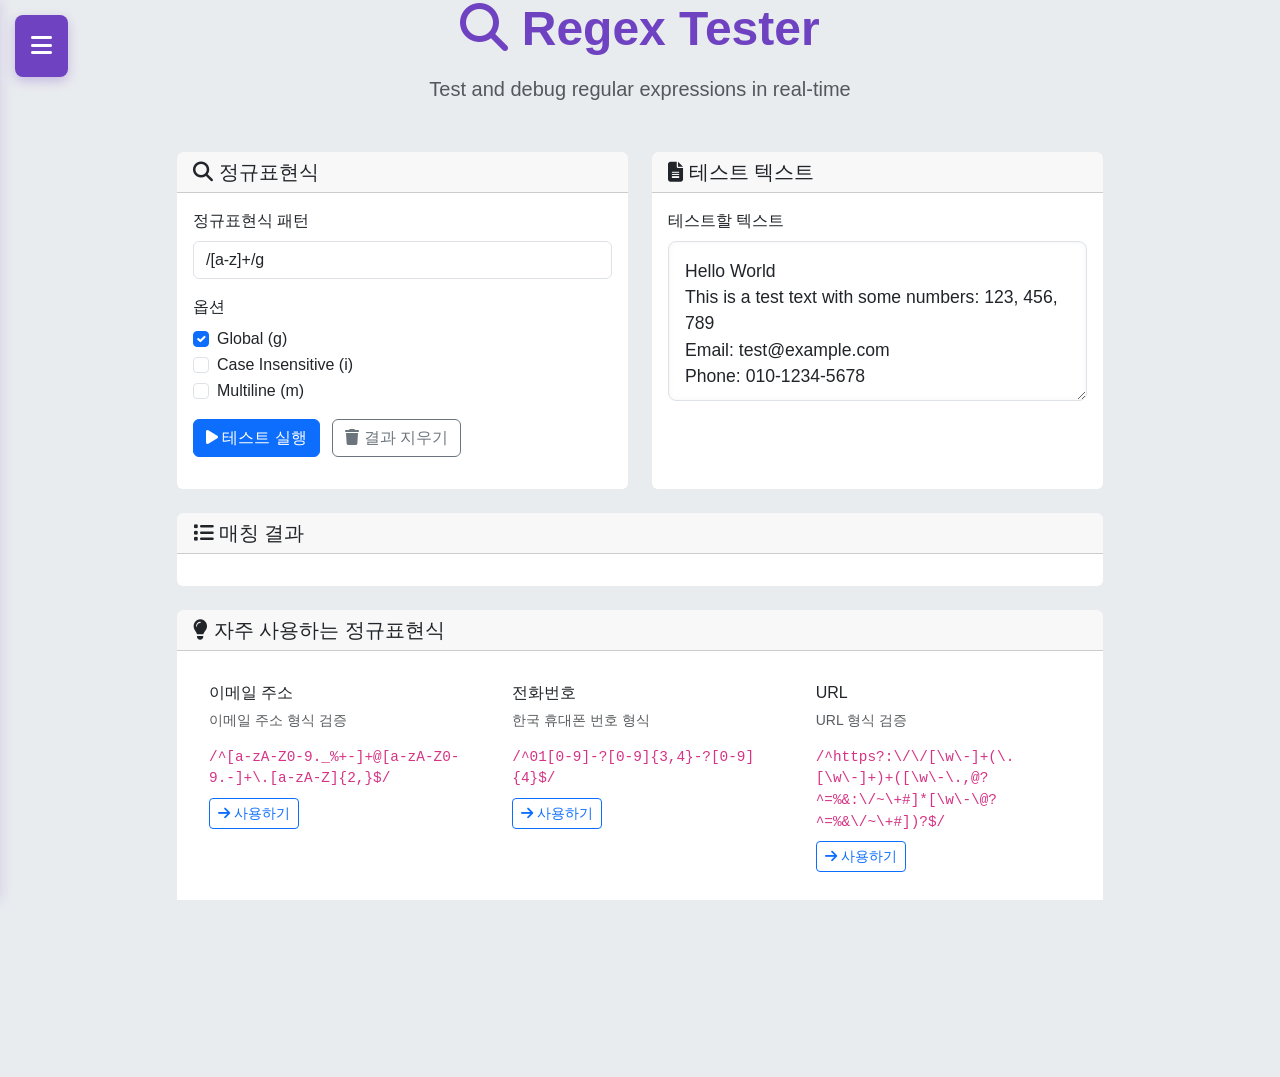
<file: tools/regex-tester.html>
<!DOCTYPE html>
<html lang="ko">
<head>
  <meta charset="UTF-8" />
  <meta name="viewport" content="width=device-width, initial-scale=1" />
  <title>정규표현식 테스터 - UtilTools</title>
  <meta name="description" content="정규표현식을 실시간으로 테스트하고 디버깅할 수 있는 도구입니다." />
  <link href="https://cdn.jsdelivr.net/npm/bootstrap@5.3.3/dist/css/bootstrap.min.css" rel="stylesheet" />
  <link href="https://cdnjs.cloudflare.com/ajax/libs/font-awesome/6.4.0/css/all.min.css" rel="stylesheet" />
  <link href="../css/style.css" rel="stylesheet" />
</head>
<body>
  <div class="container">
    <div class="row justify-content-center">
      <div class="col-lg-10">
        <div class="text-center mb-5">
          <h1 class="display-5 fw-bold text-purple mb-3">
            <i class="fas fa-code"></i> 정규표현식 테스터
          </h1>
          <p class="lead text-muted">정규표현식을 실시간으로 테스트하고 디버깅합니다</p>
        </div>

        <div class="row g-4">
          <!-- 정규표현식 입력 -->
          <div class="col-md-6">
            <div class="card h-100">
              <div class="card-header">
                <h5 class="mb-0"><i class="fas fa-search"></i> 정규표현식</h5>
              </div>
              <div class="card-body">
                <div class="mb-3">
                  <label for="regexInput" class="form-label">정규표현식 패턴</label>
                  <input type="text" class="form-control" id="regexInput" placeholder="/[a-z]+/g" value="/[a-z]+/g">
                </div>
                <div class="mb-3">
                  <label class="form-label">옵션</label>
                  <div class="form-check">
                    <input class="form-check-input" type="checkbox" id="globalFlag" checked>
                    <label class="form-check-label" for="globalFlag">Global (g)</label>
                  </div>
                  <div class="form-check">
                    <input class="form-check-input" type="checkbox" id="caseInsensitiveFlag">
                    <label class="form-check-label" for="caseInsensitiveFlag">Case Insensitive (i)</label>
                  </div>
                  <div class="form-check">
                    <input class="form-check-input" type="checkbox" id="multilineFlag">
                    <label class="form-check-label" for="multilineFlag">Multiline (m)</label>
                  </div>
                </div>
                <div class="mb-3">
                  <button class="btn btn-primary" onclick="regexTester.testRegex()">
                    <i class="fas fa-play"></i> 테스트 실행
                  </button>
                  <button class="btn btn-outline-secondary ms-2" onclick="regexTester.clearResults()">
                    <i class="fas fa-trash"></i> 결과 지우기
                  </button>
                </div>
              </div>
            </div>
          </div>

          <!-- 테스트 텍스트 -->
          <div class="col-md-6">
            <div class="card h-100">
              <div class="card-header">
                <h5 class="mb-0"><i class="fas fa-file-text"></i> 테스트 텍스트</h5>
              </div>
              <div class="card-body">
                <div class="mb-3">
                  <label for="testText" class="form-label">테스트할 텍스트</label>
                  <textarea class="form-control" id="testText" rows="8" placeholder="여기에 테스트할 텍스트를 입력하세요...">Hello World
This is a test text with some numbers: 123, 456, 789
Email: test@example.com
Phone: 010-1234-5678</textarea>
                </div>
              </div>
            </div>
          </div>
        </div>

        <!-- 결과 -->
        <div class="row mt-4">
          <div class="col-12">
            <div class="card">
              <div class="card-header">
                <h5 class="mb-0"><i class="fas fa-list"></i> 매칭 결과</h5>
              </div>
              <div class="card-body">
                <div id="matchResults"></div>
              </div>
            </div>
          </div>
        </div>

        <!-- 정규표현식 예제 -->
        <div class="row mt-4">
          <div class="col-12">
            <div class="card">
              <div class="card-header">
                <h5 class="mb-0"><i class="fas fa-lightbulb"></i> 자주 사용하는 정규표현식</h5>
              </div>
              <div class="card-body">
                <div class="row g-3" id="regexExamples">
                  <!-- 예제들이 여기에 생성됩니다 -->
                </div>
              </div>
            </div>
          </div>
        </div>
      </div>
    </div>
  </div>

  <script src="../js/languages.js"></script>
  <script src="../js/sidebar.js"></script>
  <script src="../js/common.js"></script>
  <script src="../js/regex-tester.js"></script>
  <script>
    document.addEventListener('DOMContentLoaded', function() {
      languageManager = new LanguageManager();
    });
  </script>
</body>
</html>
</file>
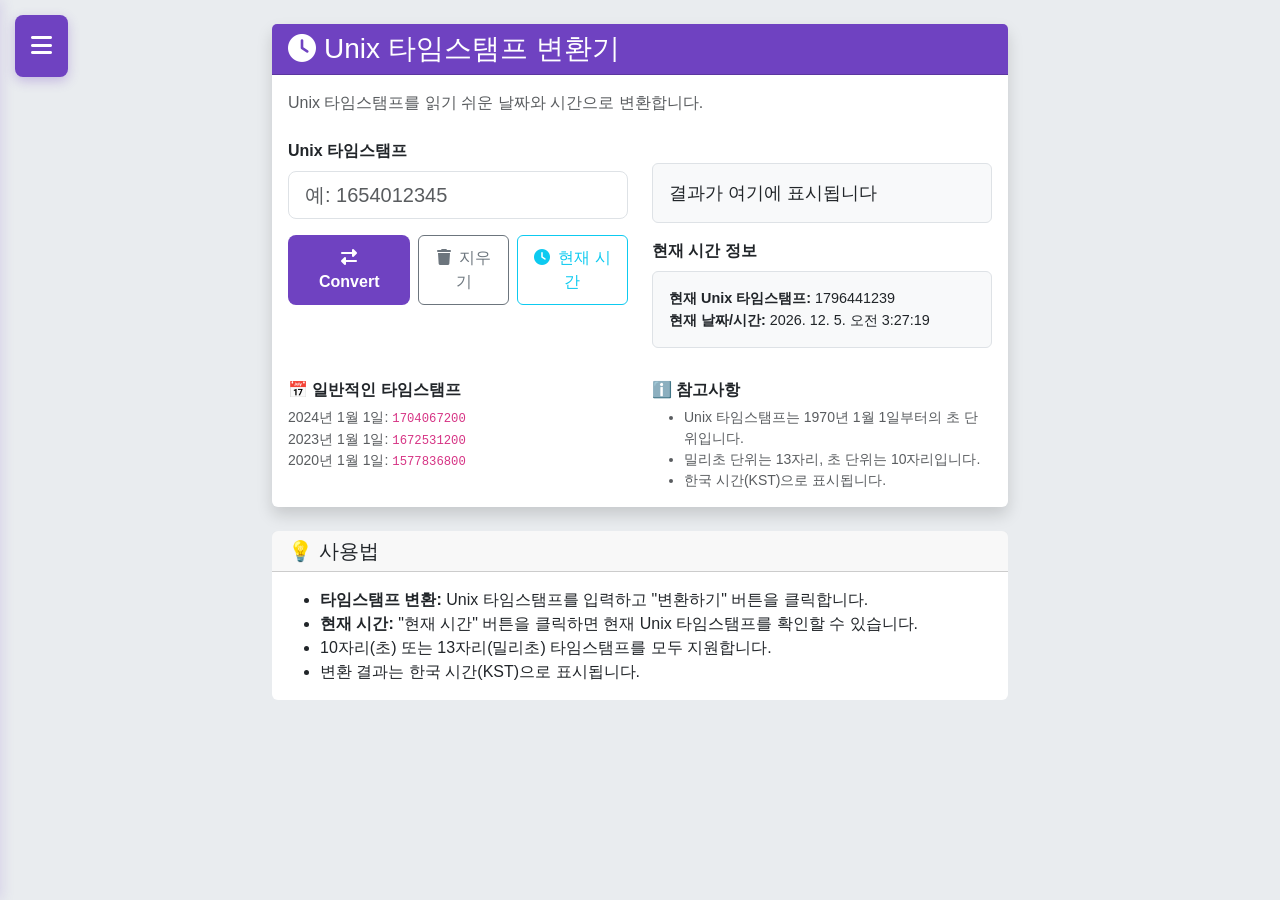
<file: tools/timestamp.html>
<!DOCTYPE html>
<html lang="ko">
<head>
  <meta charset="UTF-8" />
  <meta name="viewport" content="width=device-width, initial-scale=1" />
  <title>Unix 타임스탬프 변환기 - UtilTools</title>
  <meta name="description" content="무료 온라인 Unix 타임스탬프 변환기. Unix 타임스탬프를 읽기 쉬운 날짜로 변환합니다." />
  <meta name="keywords" content="Unix, 타임스탬프, 타임스탬프변환, 날짜변환, 온라인도구" />
  <link href="https://cdn.jsdelivr.net/npm/bootstrap@5.3.3/dist/css/bootstrap.min.css" rel="stylesheet" />
  <link href="https://cdnjs.cloudflare.com/ajax/libs/font-awesome/6.4.0/css/all.min.css" rel="stylesheet" />
  <link href="../css/style.css" rel="stylesheet" />
</head>
<body>
  <div class="container mt-4">
    <div class="row justify-content-center">
      <div class="col-lg-8">
        <div class="card shadow">
          <div class="card-header bg-purple text-white">
            <h1 class="h3 mb-0">
              <i class="fas fa-clock me-2"></i>Unix 타임스탬프 변환기
            </h1>
          </div>
          <div class="card-body">
            <p class="text-muted mb-4">
              Unix 타임스탬프를 읽기 쉬운 날짜와 시간으로 변환합니다.
            </p>
            
            <div class="row">
              <div class="col-md-6">
                <div class="mb-3">
                  <label for="timestampInput" class="form-label fw-bold">Unix 타임스탬프</label>
                  <input type="number" id="timestampInput" class="form-control form-control-lg" placeholder="예: 1654012345" />
                </div>
                <div class="d-flex gap-2 mb-3">
                  <button class="btn btn-purple" onclick="convertTimestamp()">
                    <i class="fas fa-sync-alt me-2"></i>변환하기
                  </button>
                  <button class="btn btn-outline-secondary" onclick="clearInput()">
                    <i class="fas fa-trash me-2"></i>지우기
                  </button>
                  <button class="btn btn-outline-info" onclick="getCurrentTimestamp()">
                    <i class="fas fa-clock me-2"></i>현재 시간
                  </button>
                </div>
              </div>
              
              <div class="col-md-6">
                <div class="mb-3">
                  <label class="form-label fw-bold">변환 결과</label>
                  <div class="p-3 bg-light rounded border" id="timestampResult" style="min-height: 60px; font-size: 1.1rem;">
                    결과가 여기에 표시됩니다
                  </div>
                </div>
                <div class="mb-3">
                  <label class="form-label fw-bold">현재 시간 정보</label>
                  <div class="p-3 bg-light rounded border" id="currentTimeInfo" style="font-size: 0.9rem;">
                    <div><strong>현재 Unix 타임스탬프:</strong> <span id="currentTimestamp"></span></div>
                    <div><strong>현재 날짜/시간:</strong> <span id="currentDateTime"></span></div>
                  </div>
                </div>
              </div>
            </div>
            
            <div class="row mt-3">
              <div class="col-md-6">
                <h6 class="fw-bold mb-2">📅 일반적인 타임스탬프</h6>
                <div class="small text-muted">
                  <div>2024년 1월 1일: <code>1704067200</code></div>
                  <div>2023년 1월 1일: <code>1672531200</code></div>
                  <div>2020년 1월 1일: <code>1577836800</code></div>
                </div>
              </div>
              <div class="col-md-6">
                <h6 class="fw-bold mb-2">ℹ️ 참고사항</h6>
                <ul class="small text-muted mb-0">
                  <li>Unix 타임스탬프는 1970년 1월 1일부터의 초 단위입니다.</li>
                  <li>밀리초 단위는 13자리, 초 단위는 10자리입니다.</li>
                  <li>한국 시간(KST)으로 표시됩니다.</li>
                </ul>
              </div>
            </div>
          </div>
        </div>
        
        <div class="card mt-4">
          <div class="card-header">
            <h5 class="mb-0">💡 사용법</h5>
          </div>
          <div class="card-body">
            <ul class="mb-0">
              <li><strong>타임스탬프 변환:</strong> Unix 타임스탬프를 입력하고 "변환하기" 버튼을 클릭합니다.</li>
              <li><strong>현재 시간:</strong> "현재 시간" 버튼을 클릭하면 현재 Unix 타임스탬프를 확인할 수 있습니다.</li>
              <li>10자리(초) 또는 13자리(밀리초) 타임스탬프를 모두 지원합니다.</li>
              <li>변환 결과는 한국 시간(KST)으로 표시됩니다.</li>
            </ul>
          </div>
        </div>
      </div>
    </div>
  </div>

  <script src="../js/languages.js"></script>
  <script src="../js/sidebar.js"></script>
  <script src="../js/common.js"></script>
  <script src="../js/timestamp.js"></script>
  <script>
    document.addEventListener('DOMContentLoaded', function() {
      languageManager = new LanguageManager();
    });
  </script>
</body>
</html>
</file>
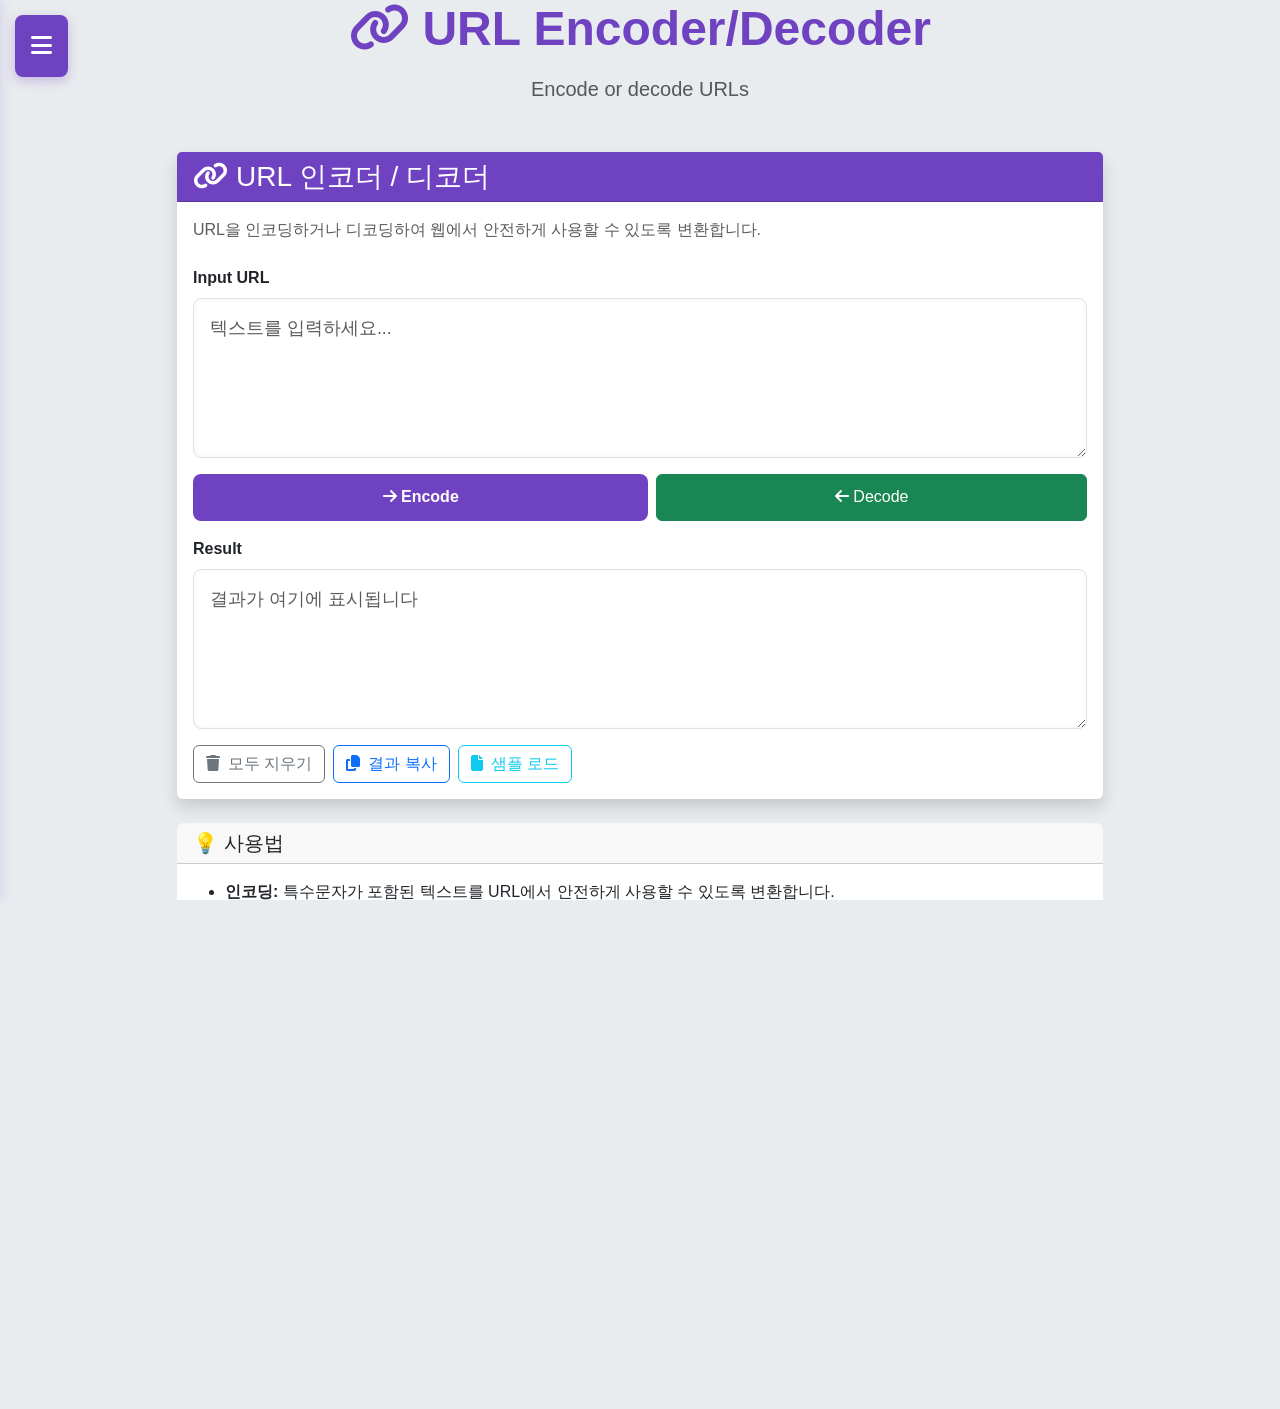
<file: tools/url.html>
<!DOCTYPE html>
<html lang="ko">
<head>
  <meta charset="UTF-8" />
  <meta name="viewport" content="width=device-width, initial-scale=1" />
  <title>URL 인코더/디코더 - UtilTools</title>
  <meta name="description" content="무료 온라인 URL 인코더/디코더. URL을 인코딩하거나 디코딩하여 안전하게 사용할 수 있습니다." />
  <meta name="keywords" content="URL, 인코더, 디코더, URL인코딩, 온라인도구" />
  <link href="https://cdn.jsdelivr.net/npm/bootstrap@5.3.3/dist/css/bootstrap.min.css" rel="stylesheet" />
  <link href="https://cdnjs.cloudflare.com/ajax/libs/font-awesome/6.4.0/css/all.min.css" rel="stylesheet" />
  <link href="../css/style.css" rel="stylesheet" />
</head>
<body>
  <div class="container">
    <div class="row justify-content-center">
      <div class="col-lg-10">
        <div class="text-center mb-5" style="position: relative;">
          <h1 class="display-5 fw-bold text-purple mb-3">
            <i class="fas fa-link"></i> URL 인코더/디코더
          </h1>
          <p class="lead text-muted">URL을 인코딩하거나 디코딩합니다</p>
        </div>

        <div class="card shadow">
          <div class="card-header bg-purple text-white">
            <h1 class="h3 mb-0">
              <i class="fas fa-link me-2"></i>URL 인코더 / 디코더
            </h1>
          </div>
          <div class="card-body">
            <p class="text-muted mb-4">
              URL을 인코딩하거나 디코딩하여 웹에서 안전하게 사용할 수 있도록 변환합니다.
            </p>
            
            <div class="mb-3">
              <label for="inputUrl" class="form-label fw-bold">입력 텍스트</label>
              <textarea id="inputUrl" class="form-control" placeholder="텍스트를 입력하세요..." rows="6"></textarea>
            </div>
            
            <div class="d-flex gap-2 mb-3">
              <button class="btn btn-purple flex-fill" onclick="encodeUrl()">
                <i class="fas fa-arrow-down me-2"></i>인코딩
              </button>
              <button class="btn btn-success flex-fill" onclick="decodeUrl()">
                <i class="fas fa-arrow-up me-2"></i>디코딩
              </button>
            </div>
            
            <div class="mb-3">
              <label for="resultUrl" class="form-label fw-bold">결과</label>
              <textarea id="resultUrl" class="form-control" readonly placeholder="결과가 여기에 표시됩니다" rows="6"></textarea>
            </div>
            
            <div class="d-flex gap-2">
              <button class="btn btn-outline-secondary" onclick="clearAll()">
                <i class="fas fa-trash me-2"></i>모두 지우기
              </button>
              <button class="btn btn-outline-primary" onclick="copyResult()">
                <i class="fas fa-copy me-2"></i>결과 복사
              </button>
              <button class="btn btn-outline-info" onclick="loadSample()">
                <i class="fas fa-file me-2"></i>샘플 로드
              </button>
            </div>
          </div>
        </div>
        
        <div class="card mt-4">
          <div class="card-header">
            <h5 class="mb-0">💡 사용법</h5>
          </div>
          <div class="card-body">
            <ul class="mb-0">
              <li><strong>인코딩:</strong> 특수문자가 포함된 텍스트를 URL에서 안전하게 사용할 수 있도록 변환합니다.</li>
              <li><strong>디코딩:</strong> 인코딩된 URL을 원본 텍스트로 변환합니다.</li>
              <li>한글, 특수문자, 공백 등이 포함된 URL을 안전하게 처리할 수 있습니다.</li>
              <li>웹 개발, API 호출, 링크 생성 등에 유용합니다.</li>
            </ul>
          </div>
        </div>

        <!-- English Instructions -->
        <div class="card mt-4">
          <div class="card-header">
            <h5 class="mb-0">💡 How to Use</h5>
          </div>
          <div class="card-body">
            <ul class="mb-0">
              <li><strong>Encoding:</strong> Convert text with special characters to URL-safe format.</li>
              <li><strong>Decoding:</strong> Convert encoded URL back to original text.</li>
              <li>Safely handle URLs containing Korean, special characters, and spaces.</li>
              <li>Useful for web development, API calls, and link generation.</li>
            </ul>
          </div>
        </div>

        <!-- URL Examples -->
        <div class="card mt-4">
          <div class="card-header">
            <h5 class="mb-0">🔗 URL Examples</h5>
          </div>
          <div class="card-body">
            <div class="row">
              <div class="col-md-6">
                <h6 class="fw-bold">Common Cases</h6>
                <ul class="small">
                  <li><strong>Query Parameters:</strong> <code>?name=John Doe&city=New York</code></li>
                  <li><strong>Special Characters:</strong> <code>https://example.com/path with spaces</code></li>
                  <li><strong>Unicode:</strong> <code>https://example.com/한글페이지</code></li>
                </ul>
              </div>
              <div class="col-md-6">
                <h6 class="fw-bold">Applications</h6>
                <ul class="small">
                  <li>Web application URLs</li>
                  <li>API endpoint parameters</li>
                  <li>File download links</li>
                  <li>Redirect URLs</li>
                </ul>
              </div>
            </div>
          </div>
        </div>
      </div>
    </div>
  </div>

  <script src="../js/languages.js"></script>
  <script src="../js/sidebar.js"></script>
  <script src="../js/common.js"></script>
  <script src="../js/url.js"></script>
  <script>
    document.addEventListener('DOMContentLoaded', function() {
      languageManager = new LanguageManager();
    });
  </script>
</body>
</html>
</file>
<file: css/style.css>
:root {
  --primary-color: #6f42c1;
  --bg-sidebar: #f8f9fa;
  --bg-main: #ffffff;
  --text-color: #333;
  --sidebar-width: 280px;
  --sidebar-shadow: rgba(111, 66, 193, 0.15);
  --transition-speed: 0.3s;
}

body, html {
  height: 100%;
  margin: 0;
  font-family: 'Segoe UI', Tahoma, Geneva, Verdana, sans-serif;
  color: var(--text-color);
  background: #e9ecef;
  overflow-x: hidden;
}

.sidebar {
  position: fixed;
  top: 0; left: 0;
  width: var(--sidebar-width);
  height: 100vh;
  background: var(--bg-sidebar);
  box-shadow: 2px 0 12px var(--sidebar-shadow);
  padding-top: 2rem;
  transition: transform var(--transition-speed) ease;
  z-index: 1050;
}

.sidebar.closed {
  transform: translateX(-100%);
}

.sidebar h2 {
  text-align: center;
  margin-bottom: 2rem;
  color: var(--primary-color);
  font-weight: 700;
  font-size: 1.8rem;
  letter-spacing: 2px;
}

.nav-link {
  font-weight: 600;
  color: #555;
  padding: 0.8rem 2rem;
  display: flex;
  align-items: center;
  gap: 1rem;
  transition: background-color 0.2s ease, color 0.2s ease;
  border-radius: 0.4rem;
  cursor: pointer;
}

.nav-link:hover,
.nav-link.active {
  background-color: var(--primary-color);
  color: #fff !important;
}

.nav-link i {
  min-width: 20px;
  text-align: center;
}

main {
  margin-left: 0; /* 기본적으로 사이드바 공간 없음 */
  padding: 2rem;
  min-height: 100vh;
  background: var(--bg-main);
  transition: margin-left var(--transition-speed) ease;
}

main.full {
  margin-left: 0;
}

main.sidebar-open {
  margin-left: var(--sidebar-width); /* 사이드바가 열렸을 때만 여백 추가 */
}

/* 모바일용 햄버거 버튼 */
#hamburger-button {
  position: fixed;
  top: 15px;
  left: 15px;
  font-size: 1.6rem;
  background: var(--primary-color);
  color: white;
  border: none;
  padding: 0.4rem 0.7rem;
  border-radius: 0.3rem;
  cursor: pointer;
  z-index: 1100;
  display: none;
}

@media (max-width: 992px) {
  .sidebar {
    left: -280px;
  }
  .sidebar.open {
    left: 0;
  }
  main {
    margin-left: 0;
    padding-top: 4rem;
  }
  main.full {
    margin-left: 0;
  }
}

/* 데스크톱에서도 사이드바는 기본적으로 닫힌 상태 */
@media (min-width: 993px) {
  .sidebar {
    left: -280px; /* 기본적으로 숨김 */
  }
  
  .sidebar.open {
    left: 0; /* 열릴 때만 보임 */
  }
  
  .container.sidebar-open {
    margin-left: 280px;
  }
  
  /* 데스크톱에서도 햄버거 버튼은 유지 */
  #hamburger-button {
    display: block;
  }
}

/* textarea 스타일 */
textarea.form-control {
  font-size: 1.1rem;
  height: 160px;
  resize: vertical;
  border-radius: 0.5rem;
  box-shadow: inset 0 0 5px rgba(0,0,0,0.05);
  padding: 1rem;
}

/* 버튼 스타일 */
.btn-purple {
  background-color: var(--primary-color);
  border: none;
  font-weight: 600;
  padding: 0.7rem 1.5rem;
  border-radius: 0.5rem;
  transition: background-color 0.3s ease;
  color: white !important;
  text-decoration: none;
}

.btn-purple:hover {
  background-color: #5a34a1;
  color: white !important;
}

/* 사이드바 스타일 */
.sidebar {
  position: fixed;
  top: 0;
  left: -280px;
  width: 280px;
  height: 100vh;
  background: var(--bg-sidebar);
  box-shadow: 2px 0 12px var(--sidebar-shadow);
  transition: left var(--transition-speed) ease;
  z-index: 1050;
  overflow-y: auto;
}

.sidebar.open {
  left: 0;
}

.sidebar-header {
  display: flex;
  justify-content: space-between;
  align-items: center;
  padding: 1.5rem 1.5rem 1rem;
  border-bottom: 1px solid #e9ecef;
}

.sidebar-header h2 {
  margin: 0;
  color: var(--primary-color);
  font-weight: 700;
  font-size: 1.5rem;
}

.sidebar-close {
  background: none;
  border: none;
  color: #666;
  font-size: 1.2rem;
  cursor: pointer;
  padding: 0.5rem;
  border-radius: 0.3rem;
  transition: background-color 0.2s ease;
}

.sidebar-close:hover {
  background-color: #e9ecef;
  color: var(--primary-color);
}

.sidebar-nav {
  padding: 1rem 0;
}

.sidebar-nav .nav-link {
  display: flex;
  align-items: center;
  gap: 0.8rem;
  padding: 0.8rem 1.5rem;
  color: #555;
  text-decoration: none;
  font-weight: 500;
  transition: all 0.2s ease;
  border-radius: 0;
  border-left: 3px solid transparent;
}

.sidebar-nav .nav-link:hover {
  background-color: rgba(111, 66, 193, 0.1);
  color: var(--primary-color);
  border-left-color: var(--primary-color);
}

.sidebar-nav .nav-link.active {
  background-color: var(--primary-color);
  color: white;
  border-left-color: var(--primary-color);
}

.sidebar-nav .nav-link i {
  width: 20px;
  text-align: center;
}

/* 카테고리 스타일 */
.nav-category {
  margin: 0.5rem 0;
}

.nav-category-header {
  display: flex;
  align-items: center;
  justify-content: space-between;
  padding: 0.8rem 1.5rem;
  color: #666;
  font-weight: 600;
  cursor: pointer;
  transition: all 0.2s ease;
  border-left: 3px solid transparent;
}

.nav-category-header:hover {
  background-color: rgba(111, 66, 193, 0.05);
  color: var(--primary-color);
}

.nav-category-header i:first-child {
  width: 20px;
  text-align: center;
  margin-right: 0.8rem;
}

.category-arrow {
  transition: transform 0.3s ease;
  font-size: 0.8rem;
}

.nav-category-content {
  max-height: 0;
  overflow: hidden;
  transition: max-height 0.3s ease;
}

.nav-category-content.open {
  max-height: 200px;
}

.nav-category-content .sub-link {
  padding-left: 3rem;
  font-size: 0.95rem;
  border-left: 2px solid #e9ecef;
  margin-left: 1.5rem;
}

.nav-category-content .sub-link:hover {
  border-left-color: var(--primary-color);
}

.nav-category-content .sub-link.active {
  border-left-color: var(--primary-color);
}

/* 사이드바 토글 버튼 */
#hamburger-button {
  position: fixed;
  top: 15px;
  left: 15px;
  font-size: 1.5rem;
  background: var(--primary-color);
  color: white;
  border: none;
  padding: 0.8rem 1rem;
  border-radius: 0.5rem;
  cursor: pointer;
  z-index: 1100;
  transition: all 0.3s ease;
  box-shadow: 0 4px 12px rgba(111, 66, 193, 0.3);
}

#hamburger-button:hover {
  background-color: #5a34a1;
  transform: scale(1.1);
  box-shadow: 0 6px 16px rgba(111, 66, 193, 0.4);
}

/* 메인 콘텐츠 조정 */
.container.sidebar-open {
  margin-left: 280px;
  transition: margin-left var(--transition-speed) ease;
}

/* 메인 페이지 스타일 */
.text-purple {
  color: var(--primary-color) !important;
}

.bg-purple {
  background-color: var(--primary-color) !important;
}

.card {
  border: none;
  transition: transform 0.2s ease, box-shadow 0.2s ease;
}

.card:hover {
  transform: translateY(-2px);
  box-shadow: 0 4px 15px rgba(0,0,0,0.1) !important;
}

.navbar-brand {
  font-size: 1.5rem;
}

.nav-link {
  font-weight: 500;
  transition: color 0.2s ease;
}

.nav-link:hover {
  color: var(--primary-color) !important;
}

/* 푸터 스타일 */
footer {
  background-color: #f8f9fa;
  border-top: 1px solid #e9ecef;
}

/* 언어 선택기 스타일 */
.language-selector {
  position: absolute;
  top: 20px;
  right: 20px;
  z-index: 1000;
}

.language-buttons {
  display: flex;
  gap: 0.5rem;
}

.lang-btn {
  background: rgba(111, 66, 193, 0.9);
  border: 1px solid rgba(111, 66, 193, 0.3);
  color: white !important;
  font-weight: 500;
  padding: 0.5rem 1rem;
  border-radius: 0.5rem;
  transition: all 0.3s ease;
  cursor: pointer;
  backdrop-filter: blur(10px);
  font-size: 0.9rem;
  text-decoration: none;
}

.lang-btn:hover {
  background: rgba(111, 66, 193, 1);
  border-color: rgba(111, 66, 193, 0.5);
  transform: translateY(-1px);
  color: white !important;
}

.lang-btn.active {
  background: rgba(111, 66, 193, 1);
  border-color: rgba(111, 66, 193, 0.6);
  font-weight: 600;
  color: white !important;
}

/* 반응형 조정 */
@media (max-width: 768px) {
  .display-4 {
    font-size: 2.5rem;
  }
  
  .card-body {
    padding: 1.5rem;
  }
  
  .language-selector {
    top: 15px;
    right: 15px;
  }
  
  .language-selector .btn {
    padding: 0.4rem 0.8rem;
    font-size: 0.9rem;
  }
}
</file>
